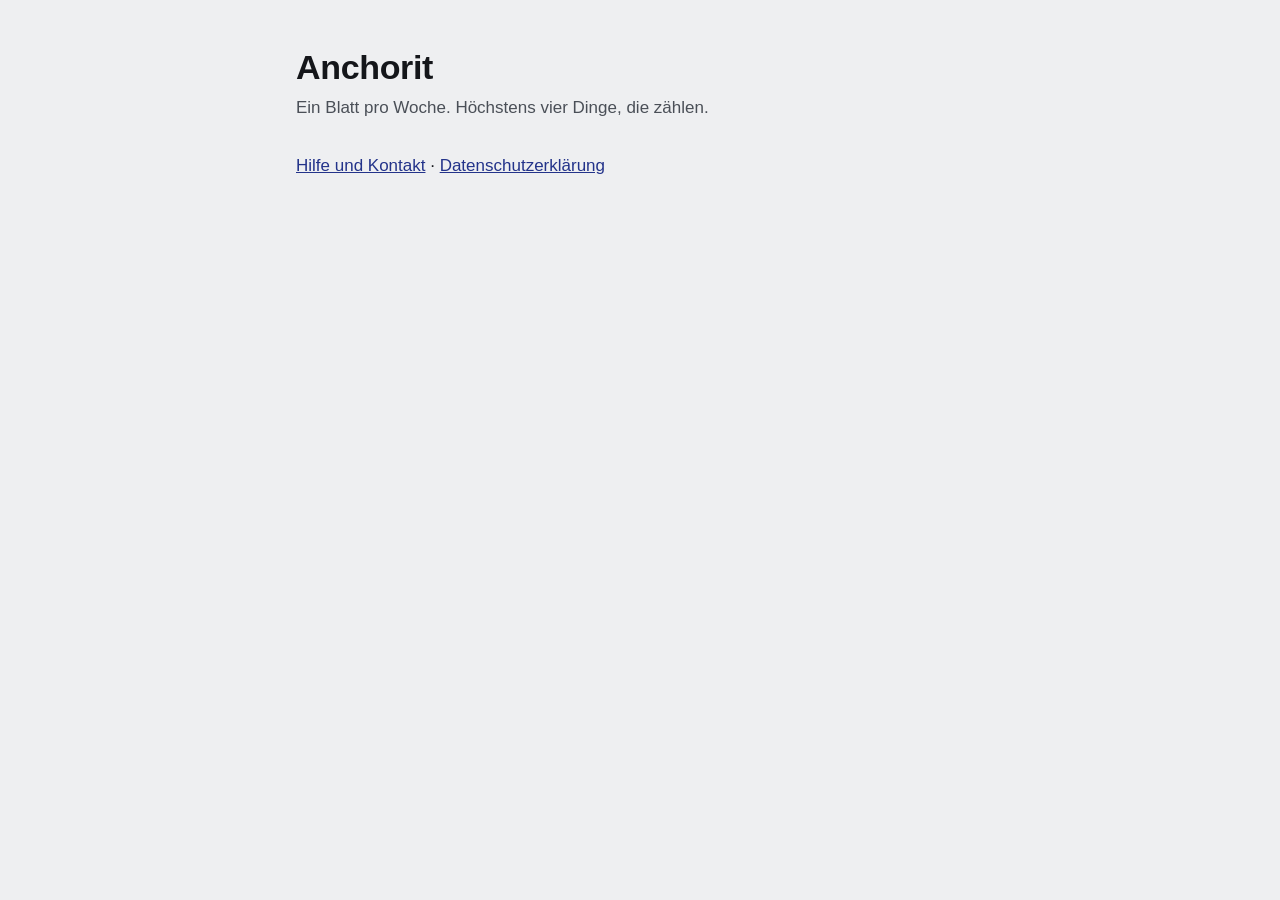
<file: docs/index.html>
<!doctype html>
<html lang="de"><head><meta charset="utf-8"><meta name="viewport" content="width=device-width, initial-scale=1">
<title>Anchorit</title><link rel="stylesheet" href="style.css"></head>
<body><main>
<h1>Anchorit</h1>
<p class="meta">Ein Blatt pro Woche. Höchstens vier Dinge, die zählen.</p>
<p><a href="support.html">Hilfe und Kontakt</a> · <a href="datenschutz.html">Datenschutzerklärung</a></p>
</main></body></html>
</file>
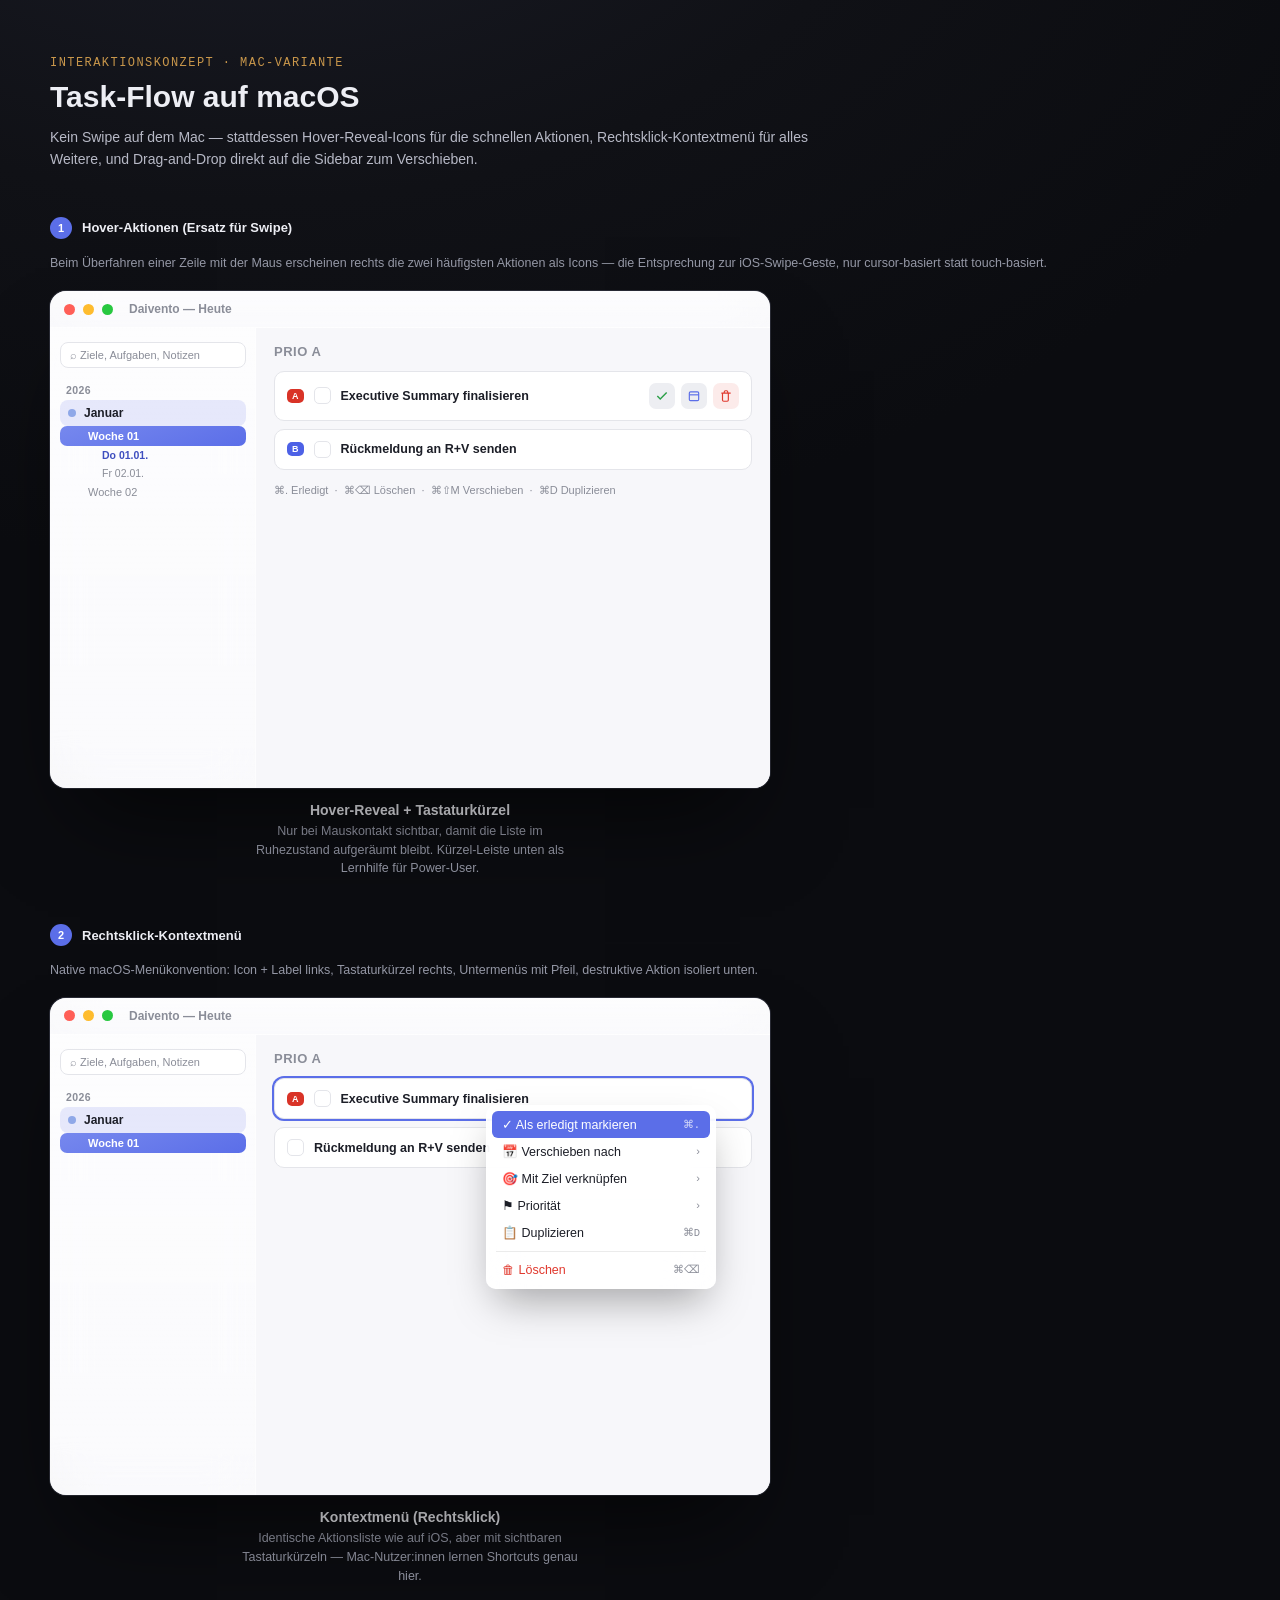
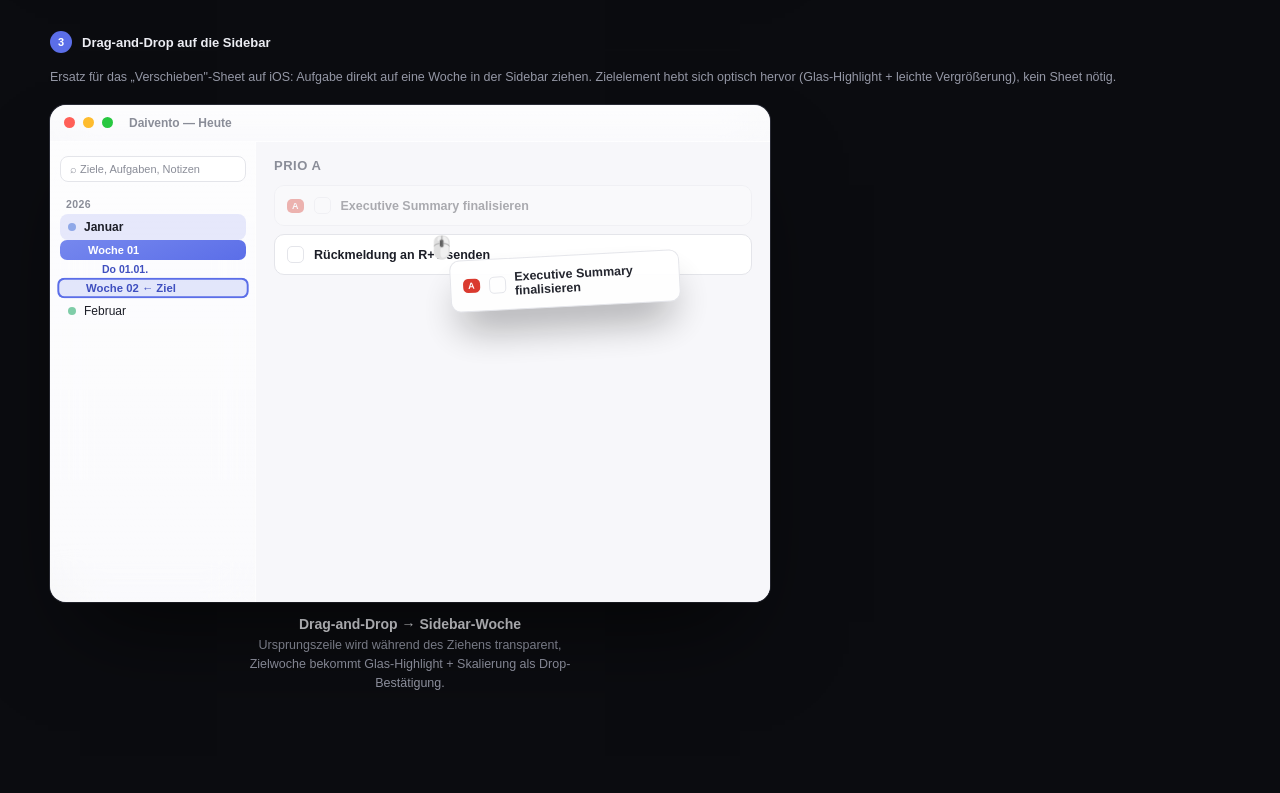
<file: Daivento_Task_Flow_Mac_Visuals.html>
<!DOCTYPE html>
<html lang="de">
<head>
<meta charset="UTF-8">
<title>Daivento — Task-Flow Mac</title>
<style>
  :root{
    --indigo:#5B6EE8; --indigo-badge:#4D61E6; --indigo-text:#3F4FBF;
    --brass:#C9974B; --ink:#1C1E27; --paper:#F7F7FA;
    --line:#E4E5EA; --line-soft:#EDEEF2; --muted:#8A8D98;
    --success:#2A9F47; --danger:#E0392E; --prio-a:#D93327;
    --font-ui: -apple-system,"SF Pro Text","SF Pro Display","Helvetica Neue",Arial,sans-serif;
    --font-mono: ui-monospace,"SF Mono",Menlo,monospace;
  }
  *{box-sizing:border-box;}
  html,body{margin:0;padding:0;}
  body{
    background: radial-gradient(1200px 800px at 20% -10%, #1B1D28 0%, #101116 55%, #0B0C10 100%);
    font-family: var(--font-ui); color:var(--ink); padding:56px 32px 100px;
  }
  .page-head{ max-width:1180px; margin:0 auto 20px; color:#EDEEF4; }
  .eyebrow{ font-family:var(--font-mono); font-size:12px; letter-spacing:.12em; text-transform:uppercase; color:var(--brass); margin-bottom:10px; }
  .page-head h1{ font-size:30px; margin:0 0 12px; font-weight:700; }
  .page-head p{ max-width:760px; color:#B7B9C6; font-size:14px; line-height:1.6; margin:0; }
  .section-tag{ max-width:1180px; margin:46px auto 14px; color:#EDEEF4; font-size:13px; font-weight:700; display:flex; gap:10px; align-items:center; }
  .section-tag .n{ width:22px; height:22px; border-radius:50%; background:var(--indigo); color:#fff; font-size:11px; display:flex; align-items:center; justify-content:center; flex:0 0 auto; }
  .note{ max-width:1180px; margin:0 auto 18px; color:#9598A6; font-size:12.5px; line-height:1.6; }
  .note b{ color:#D7D9E2; }
  .gallery{ max-width:1180px; margin:0 auto; display:flex; flex-wrap:wrap; gap:40px; align-items:flex-start; }
  .frame-block{ display:flex; flex-direction:column; align-items:center; gap:14px; }
  .frame-caption{ max-width:340px; text-align:center; }
  .frame-caption .cap-title{ color:#F1F2F7; font-weight:600; font-size:14px; margin-bottom:4px; }
  .frame-caption .cap-body{ color:#9598A6; font-size:12.5px; line-height:1.5; }

  .mac-window{ width:720px; border-radius:16px; overflow:hidden; background:var(--paper);
    box-shadow:0 50px 90px -30px rgba(0,0,0,.65), 0 0 0 1px #2A2C36; position:relative; }
  .unified-bar{ background: linear-gradient(180deg, rgba(255,255,255,.72), rgba(255,255,255,.42));
    backdrop-filter: blur(22px) saturate(160%); border-bottom:1px solid rgba(255,255,255,.5); }
  .titlebar{ height:36px; display:flex; align-items:center; gap:8px; padding:0 14px; }
  .traffic{ width:11px; height:11px; border-radius:50%; }
  .t-red{background:#FF5F57;} .t-yellow{background:#FEBC2E;} .t-green{background:#28C840;}
  .titlebar .wtitle{ margin-left:8px; font-size:12px; color:var(--muted); font-weight:600; }

  .mac-body{ display:flex; height:460px; }
  .sidebar{ width:206px; background: linear-gradient(180deg, rgba(255,255,255,.72), rgba(255,255,255,.42));
    backdrop-filter: blur(24px) saturate(150%); padding:14px 10px; box-shadow: inset -1px 0 0 rgba(255,255,255,.5); }
  .sb-search{ background:#fff; border:1px solid var(--line); border-radius:8px; padding:6px 9px; font-size:11px; color:var(--muted); margin-bottom:12px; }
  .sb-year{ font-size:10.5px; font-weight:700; color:var(--muted); text-transform:uppercase; letter-spacing:.04em; padding:4px 6px; }
  .sb-month{ display:flex; align-items:center; gap:8px; padding:6px 8px; border-radius:8px; font-size:12px; color:var(--ink); }
  .sb-month.open{ background:rgba(91,110,232,.14); font-weight:700; }
  .sb-dot{ width:8px; height:8px; border-radius:50%; flex:0 0 auto; }
  .sb-week{ padding:4px 8px 4px 28px; font-size:11px; color:var(--muted); border-radius:7px; }
  .sb-week.active{ background:linear-gradient(160deg,#7688EE,var(--indigo)); color:#fff; font-weight:600; }
  .sb-week.drop-target{ background:rgba(91,110,232,.16); box-shadow:0 0 0 2px var(--indigo) inset; transform:scale(1.03); font-weight:700; color:var(--indigo-text); }
  .sb-day{ padding:3px 8px 3px 42px; font-size:10.5px; color:var(--muted); }
  .sb-day.active{ color:var(--indigo-text); font-weight:700; }

  .main-pane{ flex:1; padding:16px 18px; background:var(--paper); position:relative; }
  .main-pane h3{ margin:0 0 12px; font-size:13px; color:var(--muted); font-weight:700; text-transform:uppercase; letter-spacing:.04em; }

  .task-row{ display:flex; align-items:center; gap:10px; background:#fff; border:1px solid var(--line); border-radius:10px; padding:11px 12px; margin-bottom:8px; position:relative; }
  .prio-tag{ font-size:9px; font-weight:800; color:#fff; border-radius:5px; padding:2px 5px; }
  .prio-a{ background:var(--prio-a);} .prio-b{ background:var(--indigo-badge);}
  .task-check{ width:17px; height:17px; border-radius:5px; border:1.6px solid var(--line); flex:0 0 auto; }
  .task-title{ font-size:12.5px; font-weight:600; color:var(--ink); flex:1; }
  .hover-actions{ display:flex; gap:6px; opacity:1; }
  .hicon{ width:26px; height:26px; border-radius:7px; background:var(--line-soft); display:flex; align-items:center; justify-content:center; }
  .hicon.danger:hover, .hicon.danger{ background:rgba(224,57,46,.1); }
  .shortcut-hint{ font-size:10px; color:var(--muted); font-family:var(--font-mono); margin-left:4px; }

  /* Context menu */
  .ctx-menu{
    position:absolute; top:70px; left:230px; width:230px; z-index:20;
    background:rgba(255,255,255,.9); backdrop-filter:blur(24px) saturate(180%);
    border:1px solid rgba(255,255,255,.6); border-radius:10px; padding:5px;
    box-shadow:0 20px 40px -10px rgba(0,0,0,.35);
  }
  .ctx-item{ display:flex; align-items:center; justify-content:space-between; padding:6px 10px; border-radius:6px; font-size:12.5px; color:var(--ink); }
  .ctx-item:hover, .ctx-item.hl{ background:var(--indigo); color:#fff; }
  .ctx-item .kbd{ font-size:10.5px; color:var(--muted); font-family:var(--font-mono); }
  .ctx-item.hl .kbd{ color:rgba(255,255,255,.75); }
  .ctx-item .chev{ font-size:11px; color:var(--muted); }
  .ctx-item.hl .chev{ color:#fff; }
  .ctx-divider{ height:1px; background:rgba(0,0,0,.08); margin:5px 4px; }
  .ctx-item.destructive{ color:var(--danger); }

  /* Drag ghost */
  .drag-ghost{
    position:absolute; top:150px; left:400px; width:230px; z-index:25;
    background:#fff; border-radius:10px; border:1px solid var(--line);
    box-shadow:0 24px 40px -10px rgba(0,0,0,.4); padding:11px 12px;
    display:flex; align-items:center; gap:9px; transform:rotate(-3deg); opacity:0.96;
  }
  .cursor{ position:absolute; top:130px; left:378px; z-index:26; font-size:22px; }
</style>
</head>
<body>

  <div class="page-head">
    <div class="eyebrow">Interaktionskonzept · Mac-Variante</div>
    <h1>Task-Flow auf macOS</h1>
    <p>Kein Swipe auf dem Mac — stattdessen Hover-Reveal-Icons für die schnellen Aktionen,
       Rechtsklick-Kontextmenü für alles Weitere, und Drag-and-Drop direkt auf die Sidebar zum Verschieben.</p>
  </div>

  <div class="section-tag"><span class="n">1</span> Hover-Aktionen (Ersatz für Swipe)</div>
  <div class="note">Beim Überfahren einer Zeile mit der Maus erscheinen rechts die zwei häufigsten Aktionen als Icons — die Entsprechung zur iOS-Swipe-Geste, nur cursor-basiert statt touch-basiert.</div>
  <div class="gallery">
    <div class="frame-block">
      <div class="mac-window">
        <div class="unified-bar"><div class="titlebar"><span class="traffic t-red"></span><span class="traffic t-yellow"></span><span class="traffic t-green"></span><span class="wtitle">Daivento — Heute</span></div></div>
        <div class="mac-body">
          <div class="sidebar">
            <div class="sb-search">⌕ Ziele, Aufgaben, Notizen</div>
            <div class="sb-year">2026</div>
            <div class="sb-month open"><span class="sb-dot" style="background:#8FA8E8"></span>Januar</div>
            <div class="sb-week active">Woche 01</div>
            <div class="sb-day active">Do 01.01.</div>
            <div class="sb-day">Fr 02.01.</div>
            <div class="sb-week">Woche 02</div>
          </div>
          <div class="main-pane">
            <h3>Prio A</h3>
            <div class="task-row">
              <span class="prio-tag prio-a">A</span><div class="task-check"></div>
              <div class="task-title">Executive Summary finalisieren</div>
              <div class="hover-actions">
                <div class="hicon"><svg width="14" height="14" viewBox="0 0 24 24" fill="none" stroke="#2A9F47" stroke-width="2.4"><path d="M4 12l5 5L20 6"/></svg></div>
                <div class="hicon"><svg width="14" height="14" viewBox="0 0 24 24" fill="none" stroke="#5B6EE8" stroke-width="2"><rect x="4" y="5" width="16" height="15" rx="2"/><path d="M4 10h16"/></svg></div>
                <div class="hicon danger"><svg width="14" height="14" viewBox="0 0 24 24" fill="none" stroke="#E0392E" stroke-width="2"><path d="M4 7h16M9 7V5a2 2 0 012-2h2a2 2 0 012 2v2m-9 0v12a2 2 0 002 2h6a2 2 0 002-2V7"/></svg></div>
              </div>
            </div>
            <div class="task-row">
              <span class="prio-tag prio-b">B</span><div class="task-check"></div>
              <div class="task-title">Rückmeldung an R+V senden</div>
            </div>
            <div style="margin-top:14px; font-size:11px; color:var(--muted);">
              ⌘. Erledigt &nbsp;·&nbsp; ⌘⌫ Löschen &nbsp;·&nbsp; ⌘⇧M Verschieben &nbsp;·&nbsp; ⌘D Duplizieren
            </div>
          </div>
        </div>
      </div>
      <div class="frame-caption"><div class="cap-title">Hover-Reveal + Tastaturkürzel</div><div class="cap-body">Nur bei Mauskontakt sichtbar, damit die Liste im Ruhezustand aufgeräumt bleibt. Kürzel-Leiste unten als Lernhilfe für Power-User.</div></div>
    </div>
  </div>

  <div class="section-tag"><span class="n">2</span> Rechtsklick-Kontextmenü</div>
  <div class="note">Native macOS-Menükonvention: Icon + Label links, Tastaturkürzel rechts, Untermenüs mit Pfeil, destruktive Aktion isoliert unten.</div>
  <div class="gallery">
    <div class="frame-block">
      <div class="mac-window">
        <div class="unified-bar"><div class="titlebar"><span class="traffic t-red"></span><span class="traffic t-yellow"></span><span class="traffic t-green"></span><span class="wtitle">Daivento — Heute</span></div></div>
        <div class="mac-body">
          <div class="sidebar">
            <div class="sb-search">⌕ Ziele, Aufgaben, Notizen</div>
            <div class="sb-year">2026</div>
            <div class="sb-month open"><span class="sb-dot" style="background:#8FA8E8"></span>Januar</div>
            <div class="sb-week active">Woche 01</div>
          </div>
          <div class="main-pane">
            <h3>Prio A</h3>
            <div class="task-row" style="box-shadow:0 0 0 2px var(--indigo);">
              <span class="prio-tag prio-a">A</span><div class="task-check"></div>
              <div class="task-title">Executive Summary finalisieren</div>
            </div>
            <div class="task-row"><div class="task-check"></div><div class="task-title">Rückmeldung an R+V senden</div></div>

            <div class="ctx-menu">
              <div class="ctx-item hl"><span>✓ Als erledigt markieren</span><span class="kbd">⌘.</span></div>
              <div class="ctx-item"><span>📅 Verschieben nach</span><span class="chev">›</span></div>
              <div class="ctx-item"><span>🎯 Mit Ziel verknüpfen</span><span class="chev">›</span></div>
              <div class="ctx-item"><span>⚑ Priorität</span><span class="chev">›</span></div>
              <div class="ctx-item"><span>📋 Duplizieren</span><span class="kbd">⌘D</span></div>
              <div class="ctx-divider"></div>
              <div class="ctx-item destructive"><span>🗑 Löschen</span><span class="kbd">⌘⌫</span></div>
            </div>
          </div>
        </div>
      </div>
      <div class="frame-caption"><div class="cap-title">Kontextmenü (Rechtsklick)</div><div class="cap-body">Identische Aktionsliste wie auf iOS, aber mit sichtbaren Tastaturkürzeln — Mac-Nutzer:innen lernen Shortcuts genau hier.</div></div>
    </div>
  </div>

  <div class="section-tag"><span class="n">3</span> Drag-and-Drop auf die Sidebar</div>
  <div class="note">Ersatz für das „Verschieben"-Sheet auf iOS: Aufgabe direkt auf eine Woche in der Sidebar ziehen. Zielelement hebt sich optisch hervor (Glas-Highlight + leichte Vergrößerung), kein Sheet nötig.</div>
  <div class="gallery">
    <div class="frame-block">
      <div class="mac-window">
        <div class="unified-bar"><div class="titlebar"><span class="traffic t-red"></span><span class="traffic t-yellow"></span><span class="traffic t-green"></span><span class="wtitle">Daivento — Heute</span></div></div>
        <div class="mac-body">
          <div class="sidebar">
            <div class="sb-search">⌕ Ziele, Aufgaben, Notizen</div>
            <div class="sb-year">2026</div>
            <div class="sb-month open"><span class="sb-dot" style="background:#8FA8E8"></span>Januar</div>
            <div class="sb-week active">Woche 01</div>
            <div class="sb-day active">Do 01.01.</div>
            <div class="sb-week drop-target">Woche 02 ← Ziel</div>
            <div class="sb-month"><span class="sb-dot" style="background:#7FCDA8"></span>Februar</div>
          </div>
          <div class="main-pane">
            <h3>Prio A</h3>
            <div class="task-row" style="opacity:.35;">
              <span class="prio-tag prio-a">A</span><div class="task-check"></div>
              <div class="task-title">Executive Summary finalisieren</div>
            </div>
            <div class="task-row"><div class="task-check"></div><div class="task-title">Rückmeldung an R+V senden</div></div>
          </div>
        </div>
        <div class="cursor">🖱️</div>
        <div class="drag-ghost">
          <span class="prio-tag prio-a">A</span><div class="task-check"></div>
          <div class="task-title">Executive Summary finalisieren</div>
        </div>
      </div>
      <div class="frame-caption"><div class="cap-title">Drag-and-Drop → Sidebar-Woche</div><div class="cap-body">Ursprungszeile wird während des Ziehens transparent, Zielwoche bekommt Glas-Highlight + Skalierung als Drop-Bestätigung.</div></div>
    </div>
  </div>

</body>
</html>
</file>
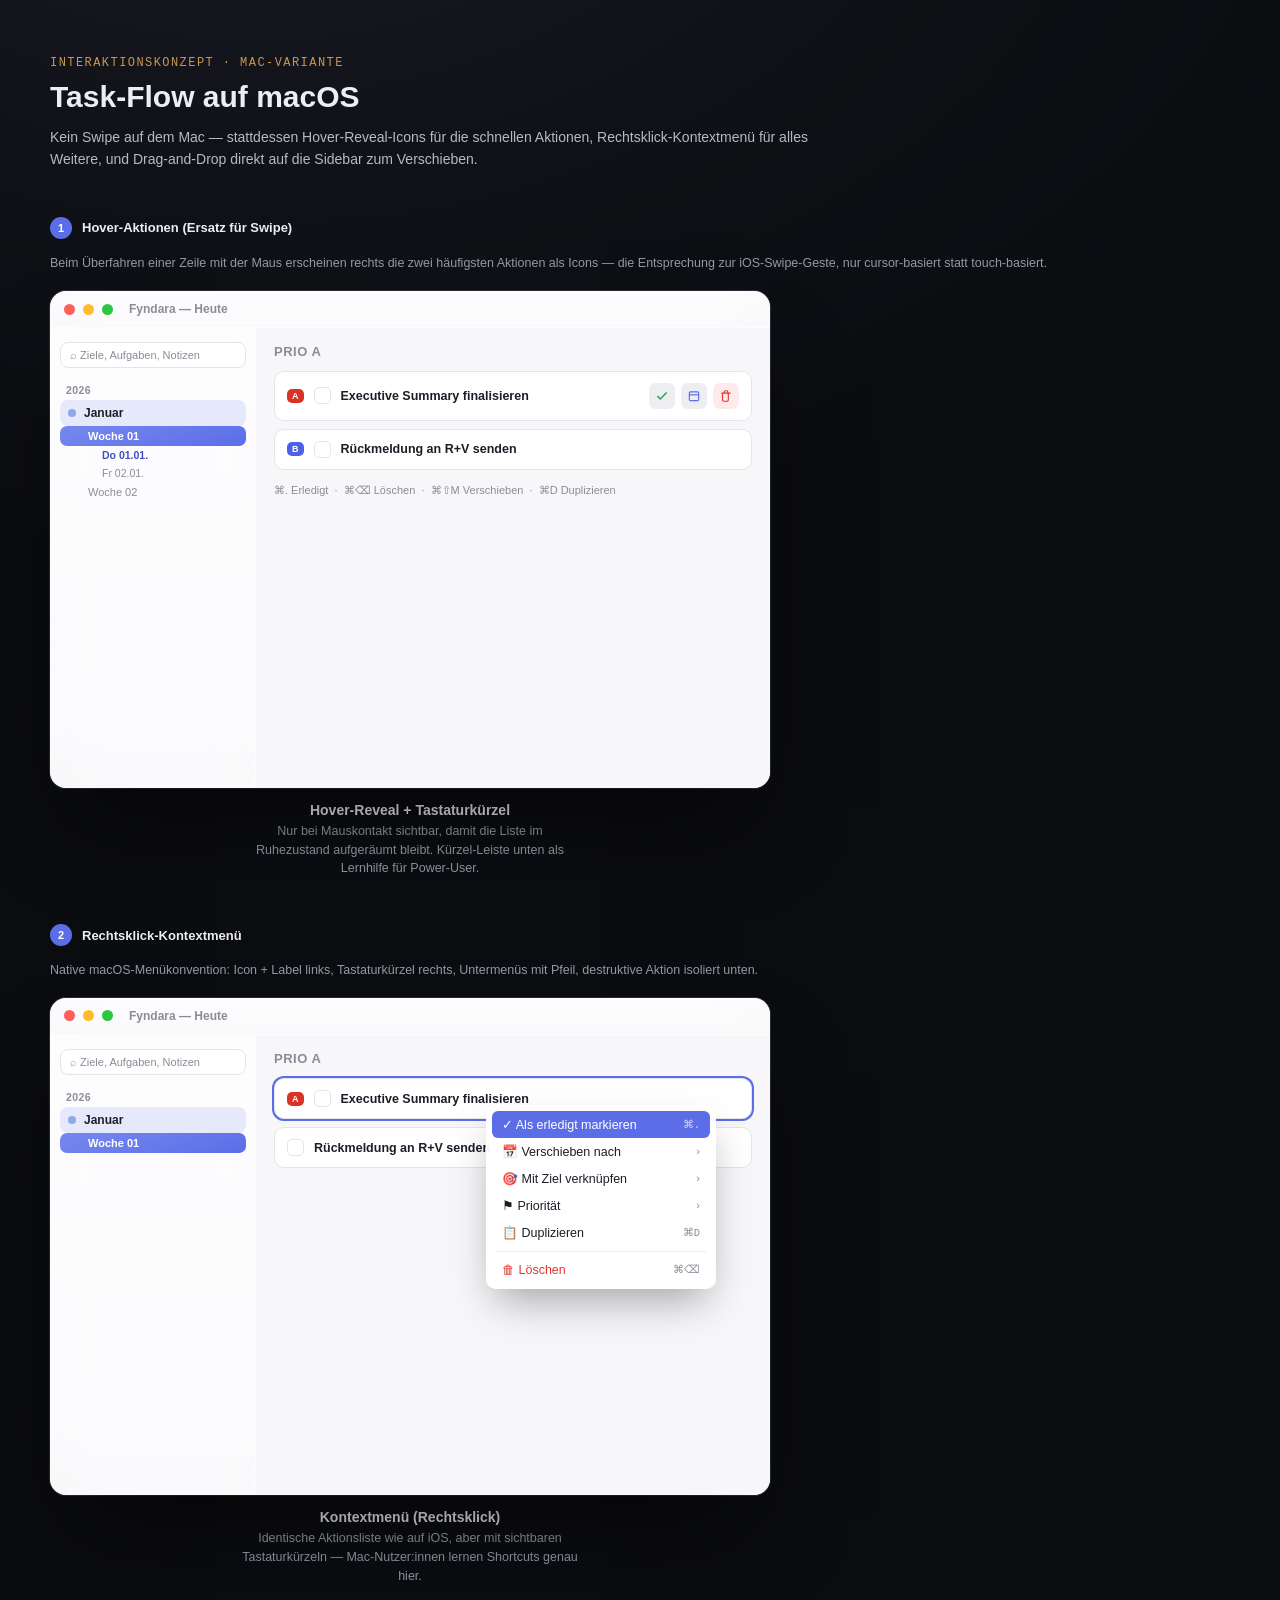
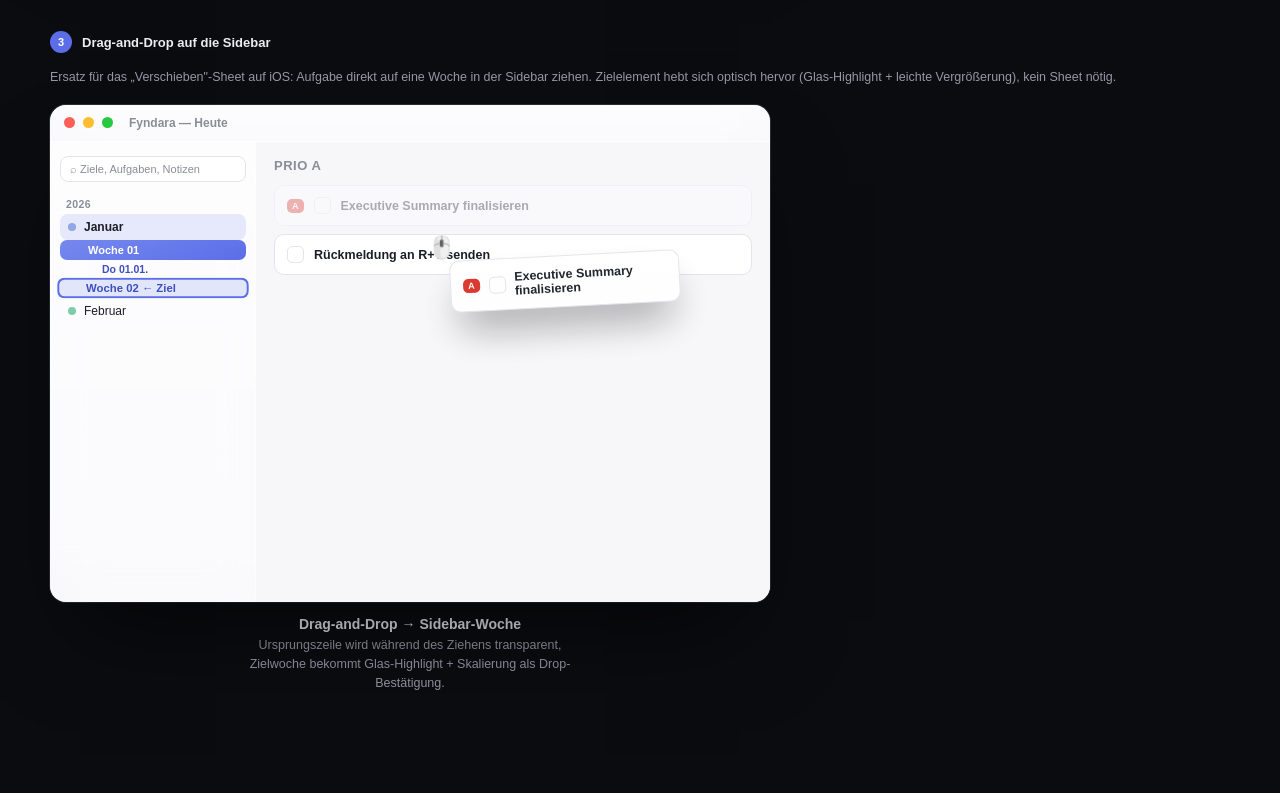
<file: Fyndara_Task_Flow_Mac_Visuals.html>
<!DOCTYPE html>
<html lang="de">
<head>
<meta charset="UTF-8">
<title>Fyndara — Task-Flow Mac</title>
<style>
  :root{
    --indigo:#5B6EE8; --indigo-badge:#4D61E6; --indigo-text:#3F4FBF;
    --brass:#C9974B; --ink:#1C1E27; --paper:#F7F7FA;
    --line:#E4E5EA; --line-soft:#EDEEF2; --muted:#8A8D98;
    --success:#2A9F47; --danger:#E0392E; --prio-a:#D93327;
    --font-ui: -apple-system,"SF Pro Text","SF Pro Display","Helvetica Neue",Arial,sans-serif;
    --font-mono: ui-monospace,"SF Mono",Menlo,monospace;
  }
  *{box-sizing:border-box;}
  html,body{margin:0;padding:0;}
  body{
    background: radial-gradient(1200px 800px at 20% -10%, #1B1D28 0%, #101116 55%, #0B0C10 100%);
    font-family: var(--font-ui); color:var(--ink); padding:56px 32px 100px;
  }
  .page-head{ max-width:1180px; margin:0 auto 20px; color:#EDEEF4; }
  .eyebrow{ font-family:var(--font-mono); font-size:12px; letter-spacing:.12em; text-transform:uppercase; color:var(--brass); margin-bottom:10px; }
  .page-head h1{ font-size:30px; margin:0 0 12px; font-weight:700; }
  .page-head p{ max-width:760px; color:#B7B9C6; font-size:14px; line-height:1.6; margin:0; }
  .section-tag{ max-width:1180px; margin:46px auto 14px; color:#EDEEF4; font-size:13px; font-weight:700; display:flex; gap:10px; align-items:center; }
  .section-tag .n{ width:22px; height:22px; border-radius:50%; background:var(--indigo); color:#fff; font-size:11px; display:flex; align-items:center; justify-content:center; flex:0 0 auto; }
  .note{ max-width:1180px; margin:0 auto 18px; color:#9598A6; font-size:12.5px; line-height:1.6; }
  .note b{ color:#D7D9E2; }
  .gallery{ max-width:1180px; margin:0 auto; display:flex; flex-wrap:wrap; gap:40px; align-items:flex-start; }
  .frame-block{ display:flex; flex-direction:column; align-items:center; gap:14px; }
  .frame-caption{ max-width:340px; text-align:center; }
  .frame-caption .cap-title{ color:#F1F2F7; font-weight:600; font-size:14px; margin-bottom:4px; }
  .frame-caption .cap-body{ color:#9598A6; font-size:12.5px; line-height:1.5; }

  .mac-window{ width:720px; border-radius:16px; overflow:hidden; background:var(--paper);
    box-shadow:0 50px 90px -30px rgba(0,0,0,.65), 0 0 0 1px #2A2C36; position:relative; }
  .unified-bar{ background: linear-gradient(180deg, rgba(255,255,255,.72), rgba(255,255,255,.42));
    backdrop-filter: blur(22px) saturate(160%); border-bottom:1px solid rgba(255,255,255,.5); }
  .titlebar{ height:36px; display:flex; align-items:center; gap:8px; padding:0 14px; }
  .traffic{ width:11px; height:11px; border-radius:50%; }
  .t-red{background:#FF5F57;} .t-yellow{background:#FEBC2E;} .t-green{background:#28C840;}
  .titlebar .wtitle{ margin-left:8px; font-size:12px; color:var(--muted); font-weight:600; }

  .mac-body{ display:flex; height:460px; }
  .sidebar{ width:206px; background: linear-gradient(180deg, rgba(255,255,255,.72), rgba(255,255,255,.42));
    backdrop-filter: blur(24px) saturate(150%); padding:14px 10px; box-shadow: inset -1px 0 0 rgba(255,255,255,.5); }
  .sb-search{ background:#fff; border:1px solid var(--line); border-radius:8px; padding:6px 9px; font-size:11px; color:var(--muted); margin-bottom:12px; }
  .sb-year{ font-size:10.5px; font-weight:700; color:var(--muted); text-transform:uppercase; letter-spacing:.04em; padding:4px 6px; }
  .sb-month{ display:flex; align-items:center; gap:8px; padding:6px 8px; border-radius:8px; font-size:12px; color:var(--ink); }
  .sb-month.open{ background:rgba(91,110,232,.14); font-weight:700; }
  .sb-dot{ width:8px; height:8px; border-radius:50%; flex:0 0 auto; }
  .sb-week{ padding:4px 8px 4px 28px; font-size:11px; color:var(--muted); border-radius:7px; }
  .sb-week.active{ background:linear-gradient(160deg,#7688EE,var(--indigo)); color:#fff; font-weight:600; }
  .sb-week.drop-target{ background:rgba(91,110,232,.16); box-shadow:0 0 0 2px var(--indigo) inset; transform:scale(1.03); font-weight:700; color:var(--indigo-text); }
  .sb-day{ padding:3px 8px 3px 42px; font-size:10.5px; color:var(--muted); }
  .sb-day.active{ color:var(--indigo-text); font-weight:700; }

  .main-pane{ flex:1; padding:16px 18px; background:var(--paper); position:relative; }
  .main-pane h3{ margin:0 0 12px; font-size:13px; color:var(--muted); font-weight:700; text-transform:uppercase; letter-spacing:.04em; }

  .task-row{ display:flex; align-items:center; gap:10px; background:#fff; border:1px solid var(--line); border-radius:10px; padding:11px 12px; margin-bottom:8px; position:relative; }
  .prio-tag{ font-size:9px; font-weight:800; color:#fff; border-radius:5px; padding:2px 5px; }
  .prio-a{ background:var(--prio-a);} .prio-b{ background:var(--indigo-badge);}
  .task-check{ width:17px; height:17px; border-radius:5px; border:1.6px solid var(--line); flex:0 0 auto; }
  .task-title{ font-size:12.5px; font-weight:600; color:var(--ink); flex:1; }
  .hover-actions{ display:flex; gap:6px; opacity:1; }
  .hicon{ width:26px; height:26px; border-radius:7px; background:var(--line-soft); display:flex; align-items:center; justify-content:center; }
  .hicon.danger:hover, .hicon.danger{ background:rgba(224,57,46,.1); }
  .shortcut-hint{ font-size:10px; color:var(--muted); font-family:var(--font-mono); margin-left:4px; }

  /* Context menu */
  .ctx-menu{
    position:absolute; top:70px; left:230px; width:230px; z-index:20;
    background:rgba(255,255,255,.9); backdrop-filter:blur(24px) saturate(180%);
    border:1px solid rgba(255,255,255,.6); border-radius:10px; padding:5px;
    box-shadow:0 20px 40px -10px rgba(0,0,0,.35);
  }
  .ctx-item{ display:flex; align-items:center; justify-content:space-between; padding:6px 10px; border-radius:6px; font-size:12.5px; color:var(--ink); }
  .ctx-item:hover, .ctx-item.hl{ background:var(--indigo); color:#fff; }
  .ctx-item .kbd{ font-size:10.5px; color:var(--muted); font-family:var(--font-mono); }
  .ctx-item.hl .kbd{ color:rgba(255,255,255,.75); }
  .ctx-item .chev{ font-size:11px; color:var(--muted); }
  .ctx-item.hl .chev{ color:#fff; }
  .ctx-divider{ height:1px; background:rgba(0,0,0,.08); margin:5px 4px; }
  .ctx-item.destructive{ color:var(--danger); }

  /* Drag ghost */
  .drag-ghost{
    position:absolute; top:150px; left:400px; width:230px; z-index:25;
    background:#fff; border-radius:10px; border:1px solid var(--line);
    box-shadow:0 24px 40px -10px rgba(0,0,0,.4); padding:11px 12px;
    display:flex; align-items:center; gap:9px; transform:rotate(-3deg); opacity:0.96;
  }
  .cursor{ position:absolute; top:130px; left:378px; z-index:26; font-size:22px; }
</style>
</head>
<body>

  <div class="page-head">
    <div class="eyebrow">Interaktionskonzept · Mac-Variante</div>
    <h1>Task-Flow auf macOS</h1>
    <p>Kein Swipe auf dem Mac — stattdessen Hover-Reveal-Icons für die schnellen Aktionen,
       Rechtsklick-Kontextmenü für alles Weitere, und Drag-and-Drop direkt auf die Sidebar zum Verschieben.</p>
  </div>

  <div class="section-tag"><span class="n">1</span> Hover-Aktionen (Ersatz für Swipe)</div>
  <div class="note">Beim Überfahren einer Zeile mit der Maus erscheinen rechts die zwei häufigsten Aktionen als Icons — die Entsprechung zur iOS-Swipe-Geste, nur cursor-basiert statt touch-basiert.</div>
  <div class="gallery">
    <div class="frame-block">
      <div class="mac-window">
        <div class="unified-bar"><div class="titlebar"><span class="traffic t-red"></span><span class="traffic t-yellow"></span><span class="traffic t-green"></span><span class="wtitle">Fyndara — Heute</span></div></div>
        <div class="mac-body">
          <div class="sidebar">
            <div class="sb-search">⌕ Ziele, Aufgaben, Notizen</div>
            <div class="sb-year">2026</div>
            <div class="sb-month open"><span class="sb-dot" style="background:#8FA8E8"></span>Januar</div>
            <div class="sb-week active">Woche 01</div>
            <div class="sb-day active">Do 01.01.</div>
            <div class="sb-day">Fr 02.01.</div>
            <div class="sb-week">Woche 02</div>
          </div>
          <div class="main-pane">
            <h3>Prio A</h3>
            <div class="task-row">
              <span class="prio-tag prio-a">A</span><div class="task-check"></div>
              <div class="task-title">Executive Summary finalisieren</div>
              <div class="hover-actions">
                <div class="hicon"><svg width="14" height="14" viewBox="0 0 24 24" fill="none" stroke="#2A9F47" stroke-width="2.4"><path d="M4 12l5 5L20 6"/></svg></div>
                <div class="hicon"><svg width="14" height="14" viewBox="0 0 24 24" fill="none" stroke="#5B6EE8" stroke-width="2"><rect x="4" y="5" width="16" height="15" rx="2"/><path d="M4 10h16"/></svg></div>
                <div class="hicon danger"><svg width="14" height="14" viewBox="0 0 24 24" fill="none" stroke="#E0392E" stroke-width="2"><path d="M4 7h16M9 7V5a2 2 0 012-2h2a2 2 0 012 2v2m-9 0v12a2 2 0 002 2h6a2 2 0 002-2V7"/></svg></div>
              </div>
            </div>
            <div class="task-row">
              <span class="prio-tag prio-b">B</span><div class="task-check"></div>
              <div class="task-title">Rückmeldung an R+V senden</div>
            </div>
            <div style="margin-top:14px; font-size:11px; color:var(--muted);">
              ⌘. Erledigt &nbsp;·&nbsp; ⌘⌫ Löschen &nbsp;·&nbsp; ⌘⇧M Verschieben &nbsp;·&nbsp; ⌘D Duplizieren
            </div>
          </div>
        </div>
      </div>
      <div class="frame-caption"><div class="cap-title">Hover-Reveal + Tastaturkürzel</div><div class="cap-body">Nur bei Mauskontakt sichtbar, damit die Liste im Ruhezustand aufgeräumt bleibt. Kürzel-Leiste unten als Lernhilfe für Power-User.</div></div>
    </div>
  </div>

  <div class="section-tag"><span class="n">2</span> Rechtsklick-Kontextmenü</div>
  <div class="note">Native macOS-Menükonvention: Icon + Label links, Tastaturkürzel rechts, Untermenüs mit Pfeil, destruktive Aktion isoliert unten.</div>
  <div class="gallery">
    <div class="frame-block">
      <div class="mac-window">
        <div class="unified-bar"><div class="titlebar"><span class="traffic t-red"></span><span class="traffic t-yellow"></span><span class="traffic t-green"></span><span class="wtitle">Fyndara — Heute</span></div></div>
        <div class="mac-body">
          <div class="sidebar">
            <div class="sb-search">⌕ Ziele, Aufgaben, Notizen</div>
            <div class="sb-year">2026</div>
            <div class="sb-month open"><span class="sb-dot" style="background:#8FA8E8"></span>Januar</div>
            <div class="sb-week active">Woche 01</div>
          </div>
          <div class="main-pane">
            <h3>Prio A</h3>
            <div class="task-row" style="box-shadow:0 0 0 2px var(--indigo);">
              <span class="prio-tag prio-a">A</span><div class="task-check"></div>
              <div class="task-title">Executive Summary finalisieren</div>
            </div>
            <div class="task-row"><div class="task-check"></div><div class="task-title">Rückmeldung an R+V senden</div></div>

            <div class="ctx-menu">
              <div class="ctx-item hl"><span>✓ Als erledigt markieren</span><span class="kbd">⌘.</span></div>
              <div class="ctx-item"><span>📅 Verschieben nach</span><span class="chev">›</span></div>
              <div class="ctx-item"><span>🎯 Mit Ziel verknüpfen</span><span class="chev">›</span></div>
              <div class="ctx-item"><span>⚑ Priorität</span><span class="chev">›</span></div>
              <div class="ctx-item"><span>📋 Duplizieren</span><span class="kbd">⌘D</span></div>
              <div class="ctx-divider"></div>
              <div class="ctx-item destructive"><span>🗑 Löschen</span><span class="kbd">⌘⌫</span></div>
            </div>
          </div>
        </div>
      </div>
      <div class="frame-caption"><div class="cap-title">Kontextmenü (Rechtsklick)</div><div class="cap-body">Identische Aktionsliste wie auf iOS, aber mit sichtbaren Tastaturkürzeln — Mac-Nutzer:innen lernen Shortcuts genau hier.</div></div>
    </div>
  </div>

  <div class="section-tag"><span class="n">3</span> Drag-and-Drop auf die Sidebar</div>
  <div class="note">Ersatz für das „Verschieben"-Sheet auf iOS: Aufgabe direkt auf eine Woche in der Sidebar ziehen. Zielelement hebt sich optisch hervor (Glas-Highlight + leichte Vergrößerung), kein Sheet nötig.</div>
  <div class="gallery">
    <div class="frame-block">
      <div class="mac-window">
        <div class="unified-bar"><div class="titlebar"><span class="traffic t-red"></span><span class="traffic t-yellow"></span><span class="traffic t-green"></span><span class="wtitle">Fyndara — Heute</span></div></div>
        <div class="mac-body">
          <div class="sidebar">
            <div class="sb-search">⌕ Ziele, Aufgaben, Notizen</div>
            <div class="sb-year">2026</div>
            <div class="sb-month open"><span class="sb-dot" style="background:#8FA8E8"></span>Januar</div>
            <div class="sb-week active">Woche 01</div>
            <div class="sb-day active">Do 01.01.</div>
            <div class="sb-week drop-target">Woche 02 ← Ziel</div>
            <div class="sb-month"><span class="sb-dot" style="background:#7FCDA8"></span>Februar</div>
          </div>
          <div class="main-pane">
            <h3>Prio A</h3>
            <div class="task-row" style="opacity:.35;">
              <span class="prio-tag prio-a">A</span><div class="task-check"></div>
              <div class="task-title">Executive Summary finalisieren</div>
            </div>
            <div class="task-row"><div class="task-check"></div><div class="task-title">Rückmeldung an R+V senden</div></div>
          </div>
        </div>
        <div class="cursor">🖱️</div>
        <div class="drag-ghost">
          <span class="prio-tag prio-a">A</span><div class="task-check"></div>
          <div class="task-title">Executive Summary finalisieren</div>
        </div>
      </div>
      <div class="frame-caption"><div class="cap-title">Drag-and-Drop → Sidebar-Woche</div><div class="cap-body">Ursprungszeile wird während des Ziehens transparent, Zielwoche bekommt Glas-Highlight + Skalierung als Drop-Bestätigung.</div></div>
    </div>
  </div>

</body>
</html>
</file>
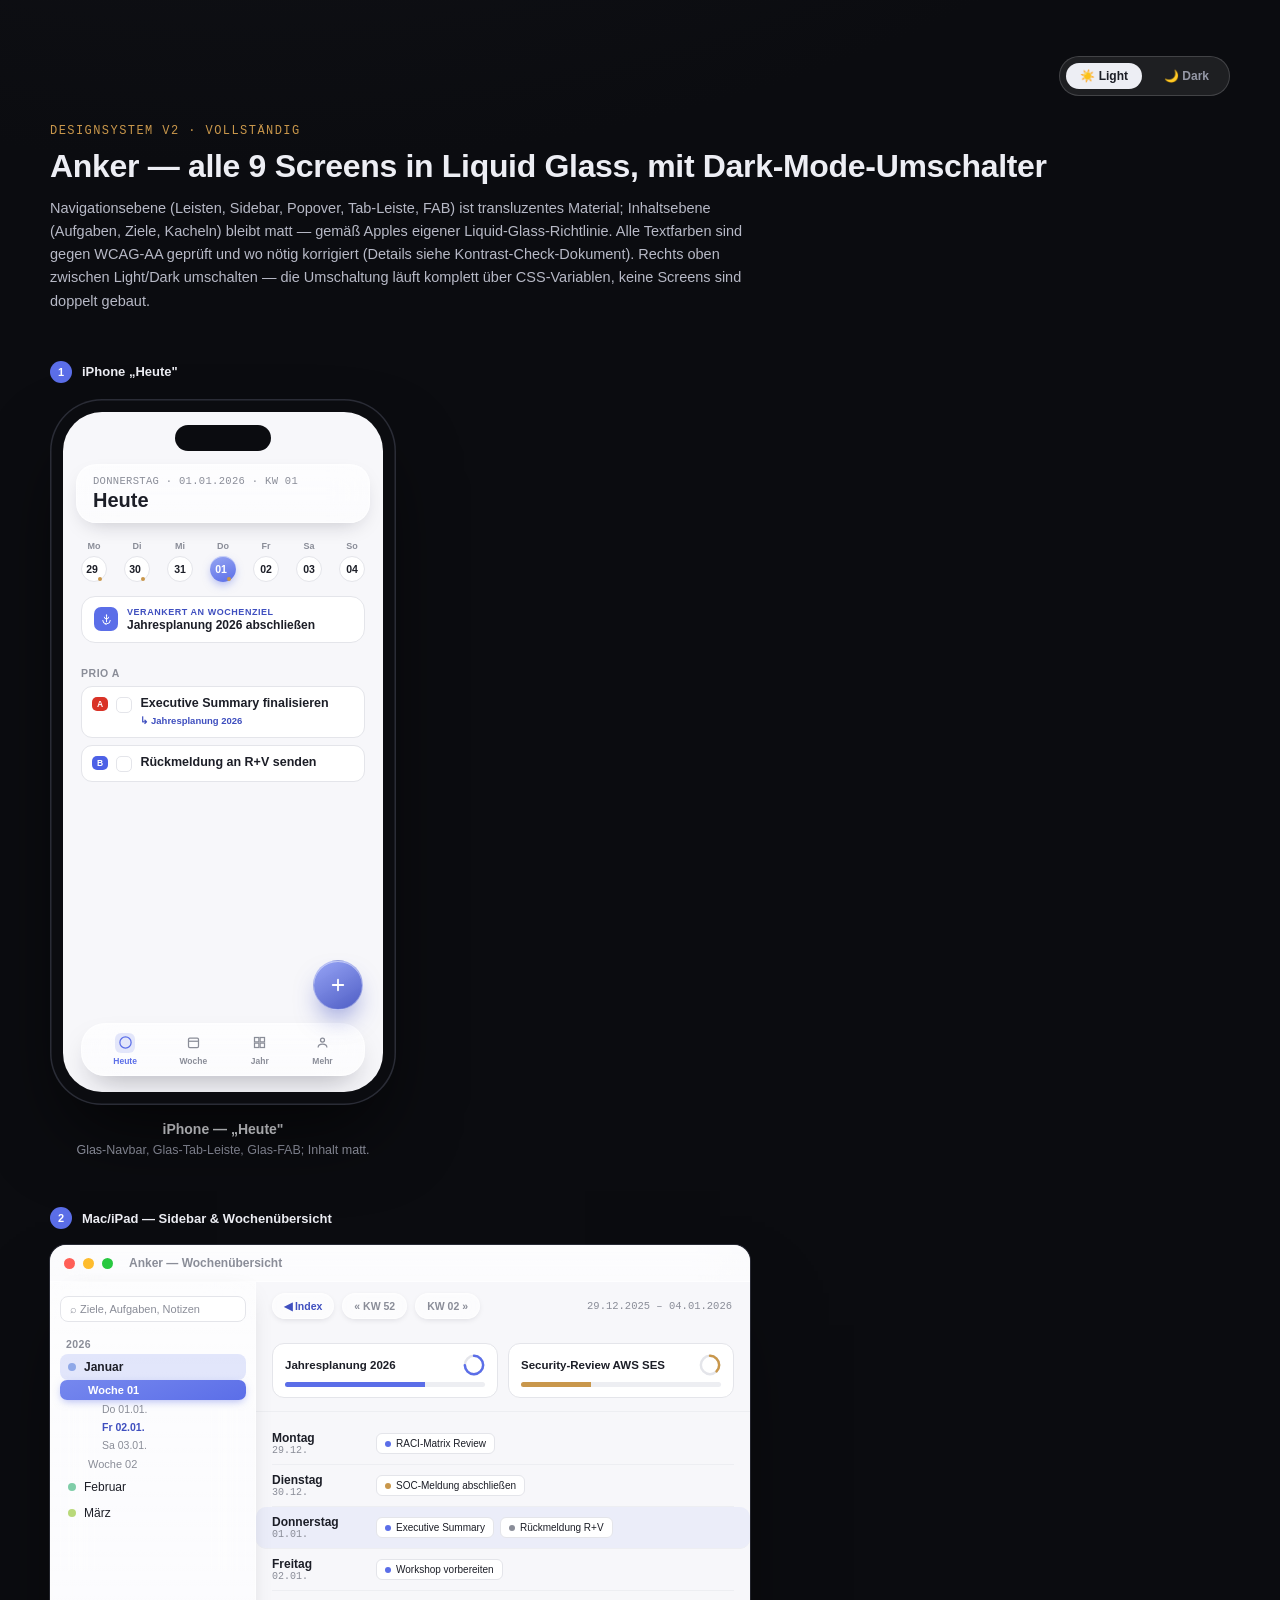
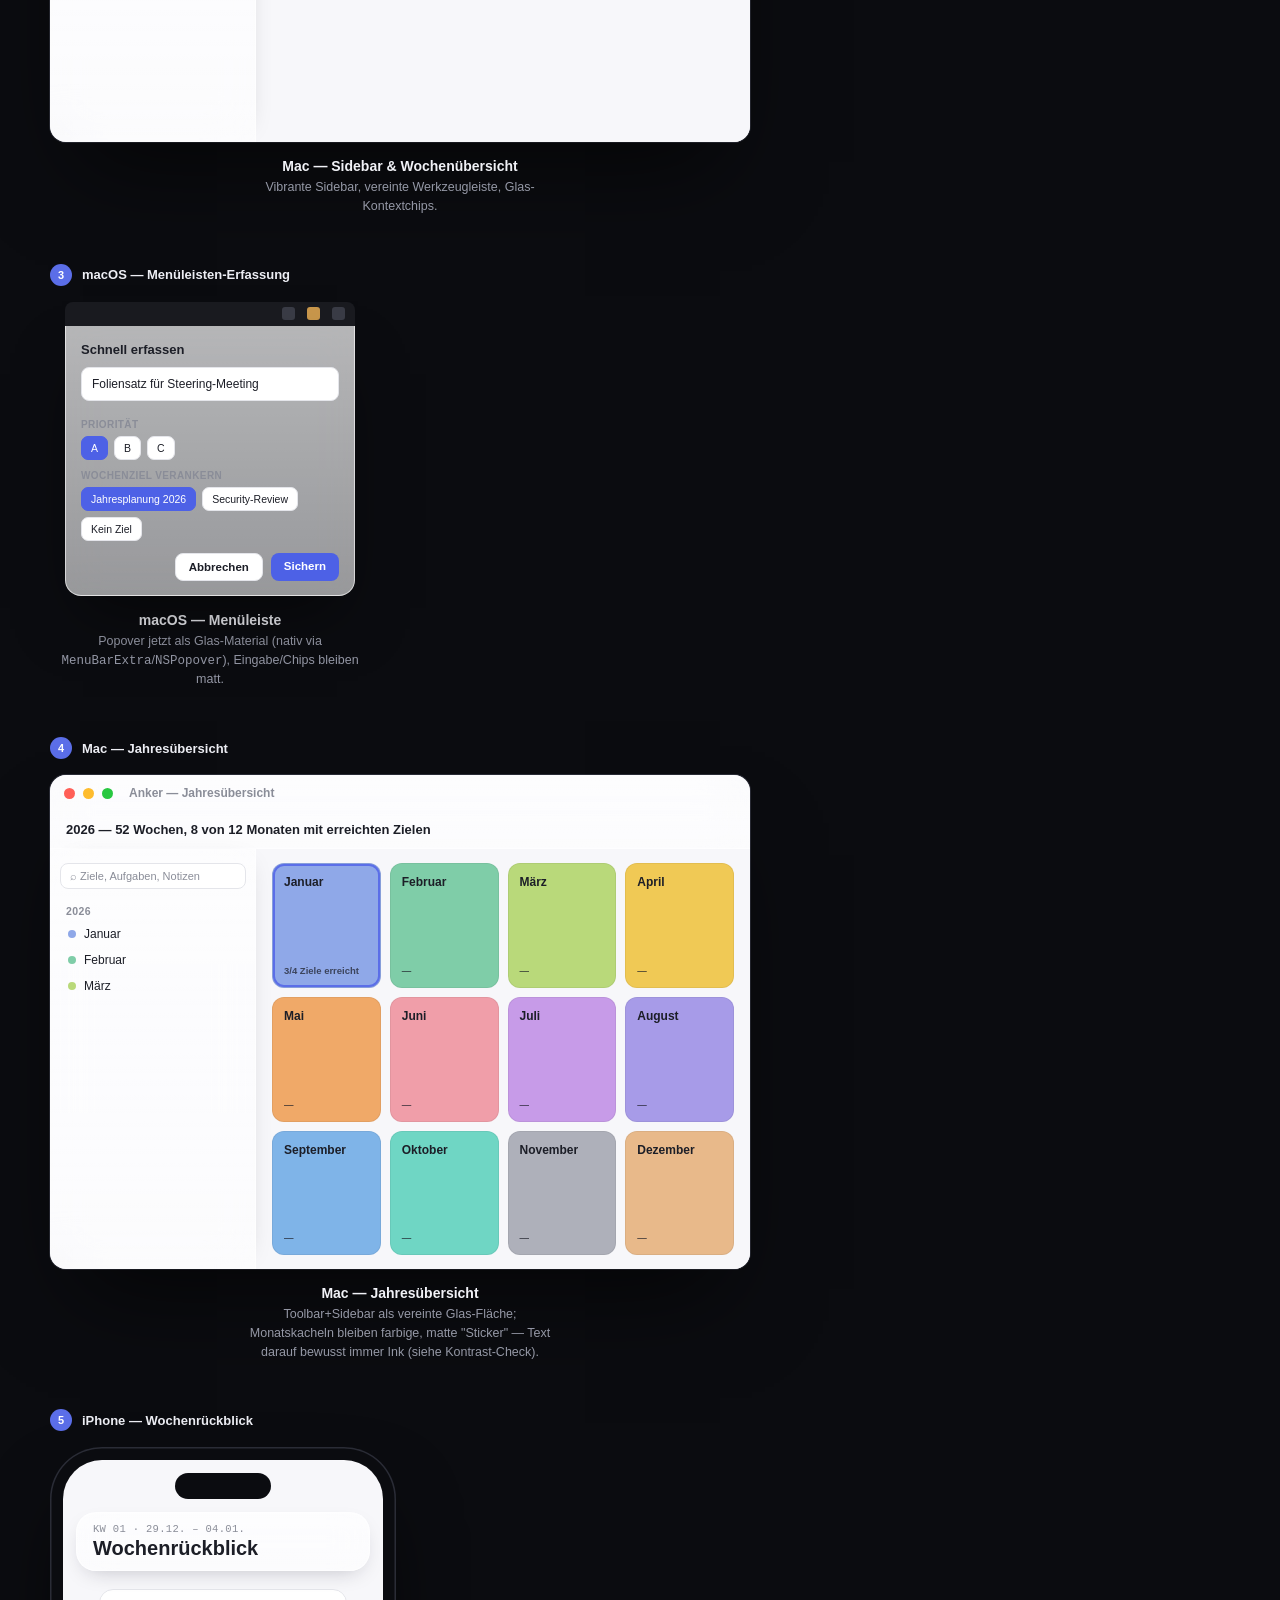
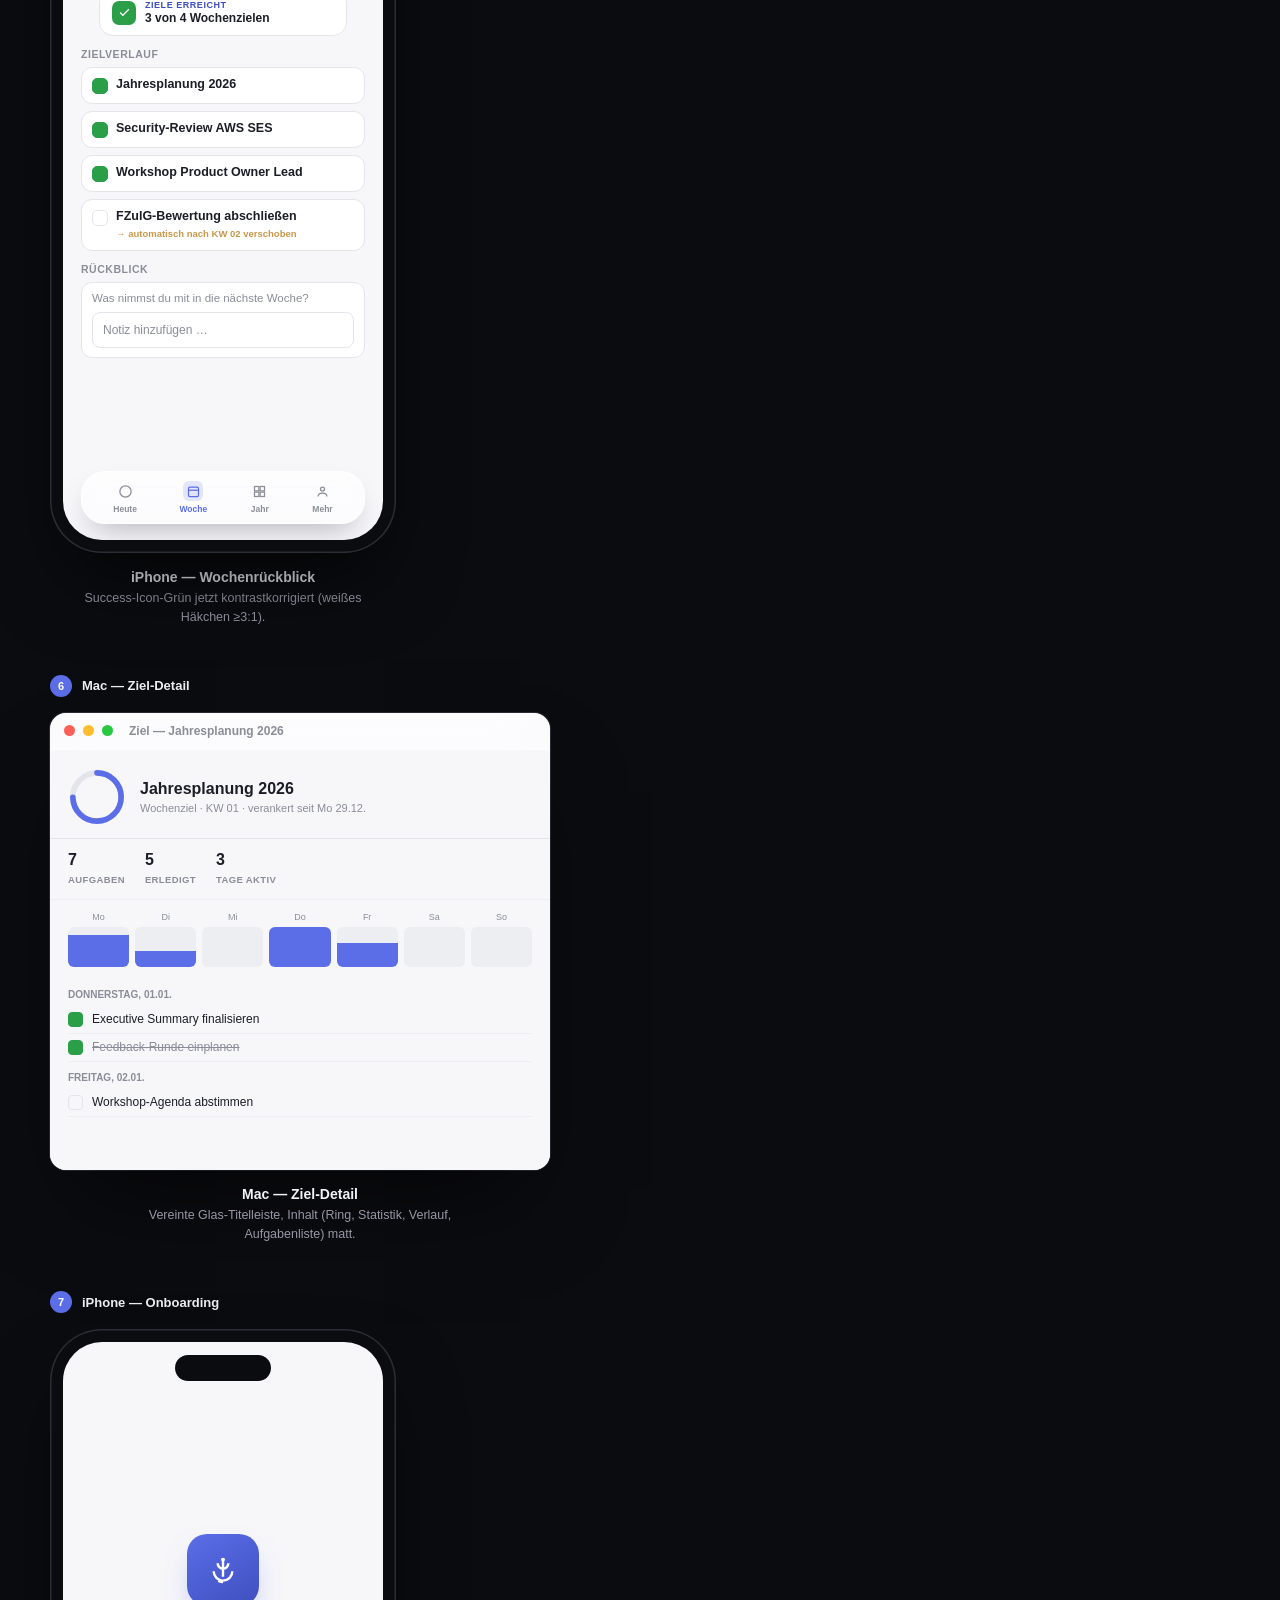
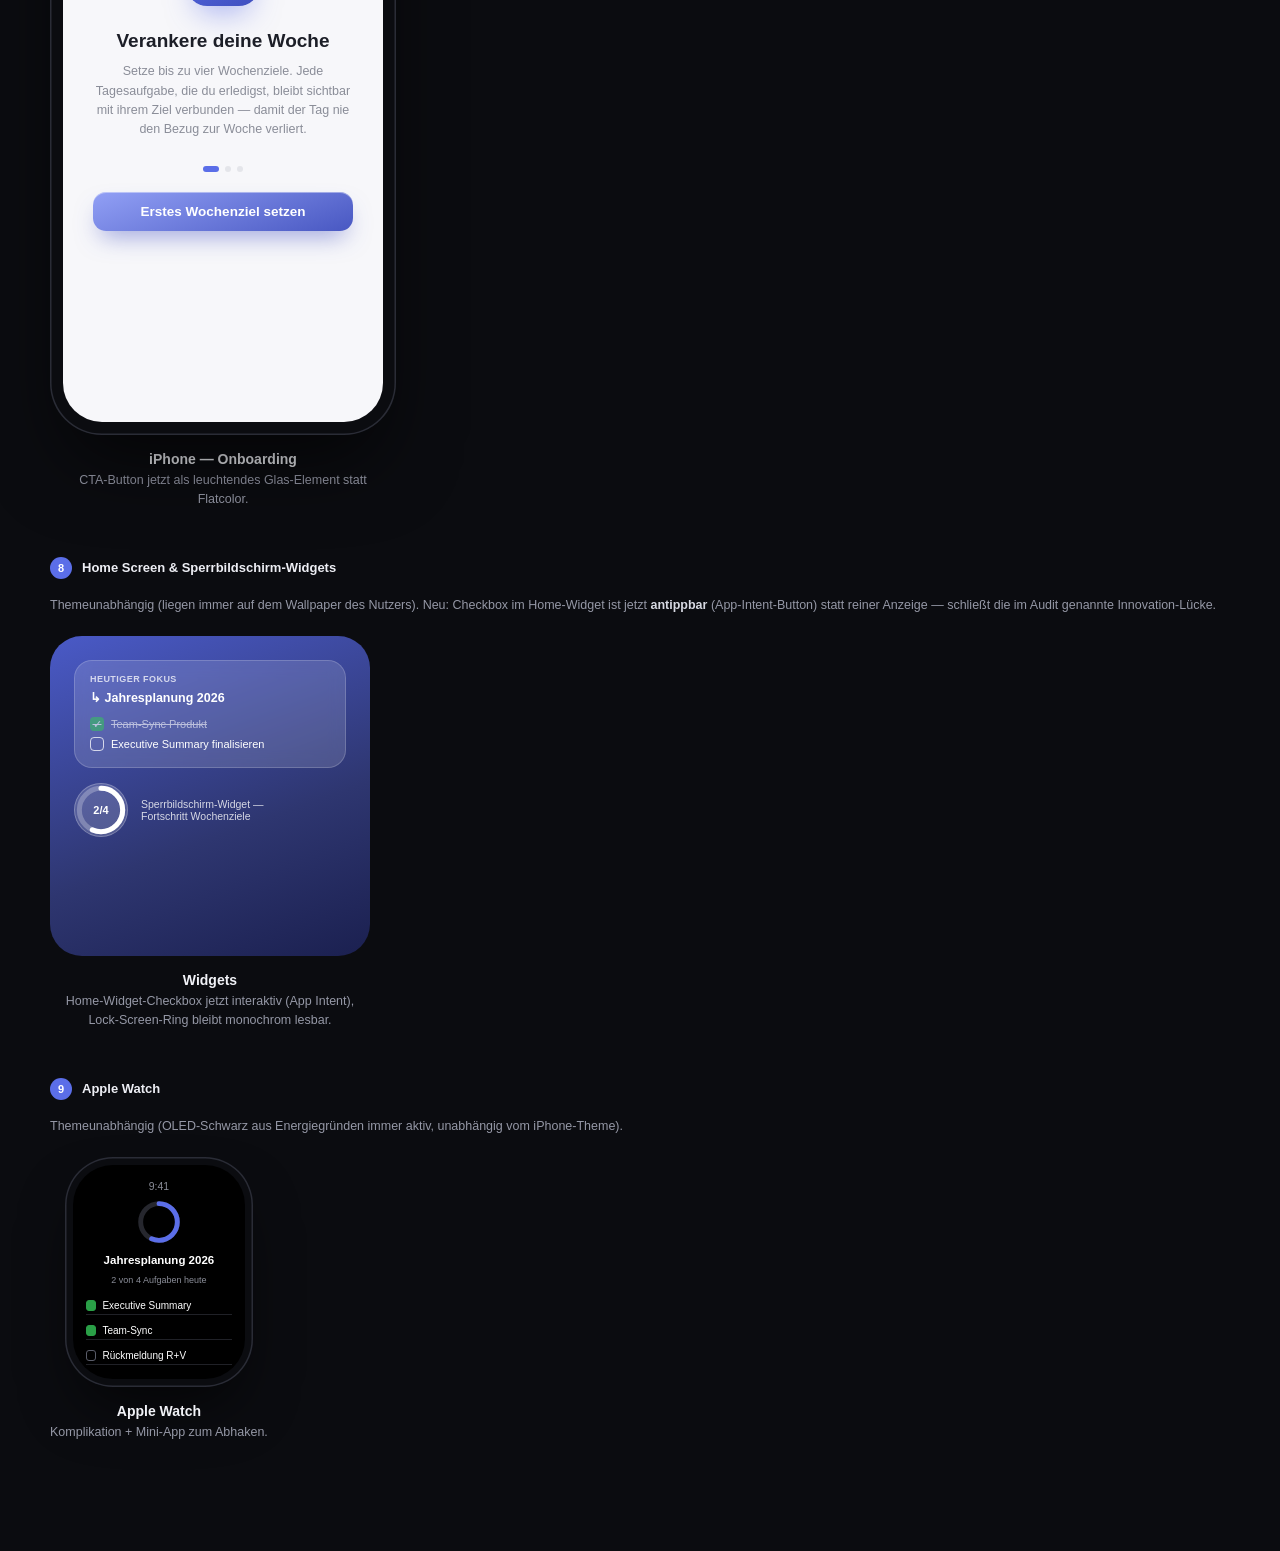
<file: Anchor/Anker_Design_System_v2.html>
<!DOCTYPE html>
<html lang="de">
<head>
<meta charset="UTF-8">
<title>Anker — Designsystem v2 (Liquid Glass · Dark Mode · Kontrast-korrigiert)</title>
<style>
  :root{
    --stage:#101116;

    --app-bg:#F7F7FA;
    --surface:#FFFFFF;
    --surface-2:#FFFFFF;
    --glass: rgba(255,255,255,.58);
    --glass-strong: rgba(255,255,255,.7);
    --glass-border: rgba(255,255,255,.6);
    --line:#E4E5EA;
    --line-soft:#EDEEF2;

    --text-strong:#1C1E27;
    --text-soft:#8A8D98;

    --indigo:#5B6EE8;
    --indigo-badge:#4D61E6;      /* kontrastkorrigiert: weiß darauf >=4.5 */
    --indigo-text:#3F4FBF;       /* Text auf hellem Untergrund */
    --indigo-text-dark:#90A0F5;  /* Text auf dunklem Untergrund (Dark Mode) */
    --brass:#C9974B;
    --success-icon:#2A9F47;      /* kontrastkorrigiert: weißes Icon-Glyph >=3:1 */
    --success:#34C759;
    --prio-a:#D93327;            /* kontrastkorrigiert: weißer Text >=4.5 */
    --prio-c:#6E7180;

    --font-ui: -apple-system, "SF Pro Text","SF Pro Display","Helvetica Neue",Arial,sans-serif;
    --font-mono: ui-monospace,"SF Mono",Menlo,monospace;
  }

  body.dark{
    --app-bg:#111219;
    --surface:#1C1D24;
    --surface-2:#23242D;
    --glass: rgba(40,42,54,.55);
    --glass-strong: rgba(46,48,60,.65);
    --glass-border: rgba(255,255,255,.12);
    --line: rgba(255,255,255,.12);
    --line-soft: rgba(255,255,255,.07);

    --text-strong:#F2F2F7;
    --text-soft:#A6A9B5;

    --indigo-text: var(--indigo-text-dark);
    --brass:#E0BC85;
  }

  *{ box-sizing:border-box; }
  html,body{ margin:0; padding:0; }
  body{
    background: radial-gradient(1200px 800px at 20% -10%, #1B1D28 0%, var(--stage) 55%, #0B0C10 100%);
    font-family: var(--font-ui); color:var(--text-strong);
    padding: 56px 32px 110px;
    transition: color .2s ease;
  }

  .toggle-bar{
    max-width:1180px; margin:0 auto 28px; display:flex; justify-content:flex-end;
  }
  .mode-toggle{
    display:flex; align-items:center; gap:8px; background:rgba(255,255,255,.08);
    border:1px solid rgba(255,255,255,.16); border-radius:20px; padding:6px 6px;
    cursor:pointer; user-select:none;
  }
  .mode-toggle .seg{
    padding:6px 14px; border-radius:14px; font-size:12px; font-weight:700; color:#9598A6;
  }
  .mode-toggle .seg.active{ background:#EDEEF4; color:#1C1E27; }
  .mode-toggle.is-dark .seg.light.active{ display:none; }

  .page-head{ max-width:1180px; margin:0 auto 20px; color:#EDEEF4; }
  .eyebrow{ font-family:var(--font-mono); font-size:12px; letter-spacing:.12em; text-transform:uppercase; color:#C9974B; margin-bottom:10px; }
  .page-head h1{ font-size:32px; line-height:1.15; margin:0 0 12px; font-weight:700; letter-spacing:-0.01em; }
  .page-head p{ max-width:720px; color:#B7B9C6; font-size:14.5px; line-height:1.6; margin:0; }

  .section-tag{ max-width:1180px; margin:48px auto 16px; color:#EDEEF4; font-size:13px; font-weight:700; display:flex; align-items:center; gap:10px; }
  .section-tag .n{ width:22px; height:22px; border-radius:50%; background:#5B6EE8; color:#fff; font-size:11px; display:flex; align-items:center; justify-content:center; flex:0 0 auto; }
  .fix-list{ max-width:1180px; margin:0 auto 20px; color:#9598A6; font-size:12.5px; line-height:1.7; }
  .fix-list b{ color:#D7D9E2; }

  .gallery{ max-width:1180px; margin:0 auto; display:flex; flex-wrap:wrap; gap:40px; align-items:flex-start; }
  .frame-block{ display:flex; flex-direction:column; align-items:center; gap:16px; }
  .frame-caption{ max-width:320px; text-align:center; }
  .frame-caption .cap-title{ color:#F1F2F7; font-weight:600; font-size:14px; margin-bottom:4px; }
  .frame-caption .cap-body{ color:#9598A6; font-size:12.5px; line-height:1.5; }

  /* ---------- Device chrome (bezel bleibt immer dunkel, unabhängig vom App-Theme) ---------- */
  .iphone{ width:346px; height:706px; background:#0B0C10; border-radius:52px; padding:13px;
    box-shadow:0 40px 80px -20px rgba(0,0,0,.7), inset 0 0 0 1.5px #2A2C36; position:relative; flex:0 0 auto; }
  .iphone-screen{ position:relative; width:100%; height:100%; border-radius:39px; overflow:hidden;
    background: var(--app-bg); display:flex; flex-direction:column; transition: background .2s ease; }
  .dynamic-island{ position:absolute; top:13px; left:50%; transform:translateX(-50%); width:96px; height:26px; background:#0B0C10; border-radius:18px; z-index:8; }

  .glass-navbar{
    margin:52px 13px 8px; padding:10px 16px; border-radius:20px;
    background: linear-gradient(180deg, var(--glass-strong), var(--glass));
    backdrop-filter: blur(18px) saturate(160%); -webkit-backdrop-filter: blur(18px) saturate(160%);
    border:1px solid var(--glass-border);
    box-shadow: 0 8px 22px -10px rgba(20,20,40,.28), inset 0 1px 0 rgba(255,255,255,.35);
  }
  .glass-navbar .date{ font-family:var(--font-mono); font-size:10.5px; color:var(--text-soft); letter-spacing:.03em; }
  .glass-navbar h2{ margin:2px 0 0; font-size:20px; font-weight:700; color:var(--text-strong); }

  .week-strip{ display:flex; justify-content:space-between; padding:10px 18px 6px; }
  .week-dot-wrap{ display:flex; flex-direction:column; align-items:center; gap:5px; }
  .week-dot-wrap .wd{ font-size:9px; color:var(--text-soft); font-weight:600; }
  .week-dot{ width:26px; height:26px; border-radius:50%; display:flex; align-items:center; justify-content:center;
    font-size:10.5px; font-weight:600; color:var(--text-strong); background: var(--surface-2); border:1px solid var(--line); }
  .week-dot.active{ background: linear-gradient(160deg,#96A6F2,var(--indigo)); color:#fff; border:none;
    box-shadow:0 4px 10px -2px rgba(91,110,232,.55), inset 0 1px 0 rgba(255,255,255,.5); }
  .week-dot.has-goal::after{ content:""; width:4px; height:4px; border-radius:50%; background:var(--brass); position:relative; top:10px; }

  .goal-banner{ margin:8px 18px 12px; background:var(--surface); border:1px solid var(--line); border-radius:14px;
    padding:10px 12px; display:flex; align-items:center; gap:9px; }
  .anchor-badge{ width:24px; height:24px; border-radius:7px; background:var(--indigo); flex:0 0 auto; display:flex; align-items:center; justify-content:center; }
  .goal-banner .lbl{ font-size:9px; letter-spacing:.06em; text-transform:uppercase; color:var(--indigo-text); font-weight:700; }
  .goal-banner .val{ font-size:12px; color:var(--text-strong); font-weight:600; margin-top:1px; }

  .scroll-area{ flex:1; overflow:hidden; padding:0 18px 86px; }
  .section-label{ font-size:10.5px; font-weight:700; letter-spacing:.05em; text-transform:uppercase; color:var(--text-soft); margin:12px 0 7px; }
  .task-card{ display:flex; align-items:flex-start; gap:8px; background:var(--surface); border:1px solid var(--line); border-radius:11px; padding:9px 10px; margin-bottom:7px; }
  .prio-tag{ font-size:8.5px; font-weight:800; color:#fff; border-radius:5px; padding:2px 5px; letter-spacing:.03em; flex:0 0 auto; margin-top:1px; }
  .prio-a{ background:var(--prio-a); } .prio-b{ background:var(--indigo-badge); } .prio-c{ background:var(--prio-c); }
  .task-check{ width:16px; height:16px; border-radius:5px; border:1.6px solid var(--line); flex:0 0 auto; margin-top:1px; }
  .task-check.done{ background:var(--success-icon); border-color:var(--success-icon); }
  .task-body .title{ font-size:12.5px; font-weight:600; color:var(--text-strong); }
  .task-body .title.muted{ color:var(--text-soft); text-decoration:line-through; }
  .task-body .goal-ref{ display:inline-flex; align-items:center; gap:4px; margin-top:3px; font-size:9.5px; color:var(--indigo-text); font-weight:600; }

  .glass-tabbar{ position:absolute; left:18px; right:18px; bottom:16px; z-index:6; display:flex; justify-content:space-around; align-items:center;
    padding:9px 10px; border-radius:24px;
    background: linear-gradient(180deg, var(--glass-strong), var(--glass));
    backdrop-filter: blur(20px) saturate(170%); -webkit-backdrop-filter: blur(20px) saturate(170%);
    border:1px solid var(--glass-border); box-shadow:0 14px 30px -12px rgba(20,20,40,.35), inset 0 1px 0 rgba(255,255,255,.35); }
  .tab-item{ display:flex; flex-direction:column; align-items:center; gap:3px; color:var(--text-soft); font-size:8.5px; font-weight:600; }
  .tab-item.active{ color:var(--indigo); }
  .tab-dot{ width:20px; height:20px; border-radius:6px; display:flex; align-items:center; justify-content:center; }
  .tab-item.active .tab-dot{ background:rgba(91,110,232,.16); }

  .glass-fab{ position:absolute; right:20px; bottom:82px; width:50px; height:50px; border-radius:50%; z-index:7;
    background: linear-gradient(150deg, rgba(140,155,245,.9), rgba(63,79,191,.92));
    box-shadow:0 14px 26px -8px rgba(63,79,191,.65), inset 0 1px 0 rgba(255,255,255,.5);
    display:flex; align-items:center; justify-content:center; border:1px solid rgba(255,255,255,.35); }

  /* ---------- Mac / iPad window ---------- */
  .mac-window{ width:700px; border-radius:16px; overflow:hidden; background:var(--app-bg);
    box-shadow:0 50px 90px -30px rgba(0,0,0,.65), 0 0 0 1px #2A2C36; flex:0 0 auto; transition: background .2s ease; }
  .unified-bar{ background: linear-gradient(180deg, var(--glass-strong), var(--glass));
    backdrop-filter: blur(22px) saturate(160%); -webkit-backdrop-filter: blur(22px) saturate(160%);
    border-bottom:1px solid var(--glass-border); box-shadow: inset 0 1px 0 rgba(255,255,255,.25); }
  .titlebar{ height:36px; display:flex; align-items:center; gap:8px; padding:0 14px; }
  .traffic{ width:11px; height:11px; border-radius:50%; }
  .t-red{background:#FF5F57;} .t-yellow{background:#FEBC2E;} .t-green{background:#28C840;}
  .titlebar .wtitle{ margin-left:8px; font-size:12px; color:var(--text-soft); font-weight:600; }

  .mac-body{ display:flex; height:460px; }
  .sidebar{ width:206px; background: linear-gradient(180deg, var(--glass-strong), var(--glass));
    backdrop-filter: blur(24px) saturate(150%); -webkit-backdrop-filter: blur(24px) saturate(150%);
    padding:14px 10px; overflow:hidden; box-shadow: inset -1px 0 0 var(--glass-border), 6px 0 24px -18px rgba(0,0,0,.25); }
  .sb-search{ background:var(--surface); border:1px solid var(--line); border-radius:8px; padding:6px 9px; font-size:11px; color:var(--text-soft); margin-bottom:12px; }
  .sb-year{ font-size:10.5px; font-weight:700; color:var(--text-soft); text-transform:uppercase; letter-spacing:.04em; padding:4px 6px; }
  .sb-month{ display:flex; align-items:center; gap:8px; padding:6px 8px; border-radius:8px; font-size:12px; color:var(--text-strong); }
  .sb-month.open{ background:rgba(91,110,232,.16); font-weight:700; }
  .sb-dot{ width:8px; height:8px; border-radius:50%; flex:0 0 auto; }
  .sb-week{ padding:4px 8px 4px 28px; font-size:11px; color:var(--text-soft); border-radius:7px; }
  .sb-week.active{ background:linear-gradient(160deg,#7688EE,var(--indigo)); color:#fff; font-weight:600; box-shadow:0 3px 8px -2px rgba(91,110,232,.5); }
  .sb-day{ padding:3px 8px 3px 42px; font-size:10.5px; color:var(--text-soft); }
  .sb-day.active{ color:var(--indigo-text); font-weight:700; }

  .main-pane{ flex:1; display:flex; flex-direction:column; overflow:hidden; background:var(--app-bg); }
  .context-bar{ display:flex; align-items:center; gap:8px; padding:11px 16px; }
  .chip-btn{ font-size:10.5px; font-weight:600; color:var(--indigo-text); background:var(--glass); backdrop-filter:blur(10px);
    border:1px solid var(--glass-border); border-radius:18px; padding:6px 11px; box-shadow:0 2px 6px -2px rgba(20,20,40,.15), inset 0 1px 0 rgba(255,255,255,.3); }
  .chip-btn.ghost{ color:var(--text-soft); }
  .context-bar .spacer{ flex:1; }
  .context-bar .kw{ font-family:var(--font-mono); font-size:10.5px; color:var(--text-soft); padding-right:2px; }

  .goals-row{ display:flex; gap:10px; padding:13px 16px; border-bottom:1px solid var(--line-soft); }
  .goal-pill{ flex:1; background:var(--surface); border:1px solid var(--line); border-radius:12px; padding:10px 12px; display:flex; flex-direction:column; gap:6px; }
  .goal-pill .gp-top{ display:flex; justify-content:space-between; align-items:center; }
  .goal-pill .gp-title{ font-size:11.5px; font-weight:700; color:var(--text-strong); }
  .ring{ width:22px; height:22px; }
  .progress-bar{ height:5px; border-radius:4px; background:var(--line-soft); overflow:hidden; }
  .progress-bar span{ display:block; height:100%; background:var(--indigo); }

  .week-grid{ flex:1; overflow:hidden; padding:11px 16px; }
  .wg-row{ display:grid; grid-template-columns:92px 1fr; gap:12px; padding:8px 0; border-bottom:1px solid var(--line-soft); align-items:center; }
  .wg-row .dayname{ font-size:12px; font-weight:700; color:var(--text-strong); }
  .wg-row .daydate{ font-size:10px; color:var(--text-soft); font-family:var(--font-mono); }
  .wg-tasks{ display:flex; gap:6px; flex-wrap:wrap; }
  .mini-task{ font-size:10px; background:var(--surface); border:1px solid var(--line); border-radius:6px; padding:4px 8px; display:flex; align-items:center; gap:5px; color:var(--text-strong); }
  .mini-task .dot{ width:6px; height:6px; border-radius:50%; }
  .wg-row.today{ background: rgba(91,110,232,.08); margin:0 -16px; padding-left:16px; padding-right:16px; border-radius:10px; }

  /* ---------- Menu bar popover ---------- */
  .menubar-mock{ width:290px; flex:0 0 auto; }
  .mb-bar{ height:24px; background:#1A1B20; border-radius:8px 8px 0 0; display:flex; align-items:center; justify-content:flex-end; padding:0 10px; gap:12px; }
  .mb-bar .mb-icon{ width:13px; height:13px; border-radius:3px; background:#3A3C46; }
  .mb-bar .mb-icon.active{ background:var(--brass); }
  .popover{ background: linear-gradient(180deg, var(--glass-strong), var(--glass));
    backdrop-filter: blur(22px) saturate(170%); -webkit-backdrop-filter: blur(22px) saturate(170%);
    border-radius:0 0 16px 16px; box-shadow:0 30px 60px -18px rgba(0,0,0,.55); border:1px solid var(--glass-border); border-top:none;
    padding:16px 15px 14px; }
  .popover h4{ margin:0 0 10px; font-size:13px; font-weight:700; color:var(--text-strong); }
  .pop-input{ width:100%; border:1px solid var(--line); border-radius:8px; padding:9px 10px; font-size:12px; color:var(--text-strong);
    margin-bottom:10px; background:var(--surface); }
  .pop-row-label{ font-size:10px; font-weight:700; color:var(--text-soft); text-transform:uppercase; letter-spacing:.04em; margin:8px 0 6px; }
  .pop-chips{ display:flex; gap:6px; flex-wrap:wrap; margin-bottom:10px; }
  .pop-chip{ font-size:10.5px; padding:5px 9px; border-radius:7px; border:1px solid var(--line); color:var(--text-strong); background:var(--surface); }
  .pop-chip.sel{ background:var(--indigo-badge); color:#fff; border-color:var(--indigo-badge); }
  .pop-actions{ display:flex; justify-content:flex-end; gap:8px; margin-top:12px; }
  .btn{ font-size:11.5px; font-weight:600; padding:7px 13px; border-radius:8px; }
  .btn.primary{ background:var(--indigo-badge); color:#fff; }
  .btn.secondary{ background:var(--surface-2); color:var(--text-strong); border:1px solid var(--line); }

  /* ---------- Jahresübersicht ---------- */
  .year-toolbar h3{ margin:0; font-size:13px; font-weight:700; color:var(--text-strong); padding:11px 16px; }
  .month-tile-grid{ flex:1; padding:14px 16px; display:grid; grid-template-columns:repeat(4,1fr); gap:9px; overflow:hidden; }
  .month-tile{ border-radius:12px; padding:11px; display:flex; flex-direction:column; justify-content:space-between; min-height:74px; border:1px solid rgba(0,0,0,.06); }
  /* Kachel-Text bewusst IMMER ink, unabhängig vom App-Theme: Kacheln sind farbige "Sticker", kein Chrome */
  .month-tile .mt-name{ font-size:12px; font-weight:700; color:#1C1E27; }
  .month-tile .mt-stat{ font-size:9.5px; color:#1C1E27; font-weight:600; opacity:.72; }
  .month-tile.now{ box-shadow:0 0 0 2px var(--indigo) inset; }

  /* ---------- Ziel-Detail ---------- */
  .detail-head{ display:flex; align-items:center; gap:14px; padding:18px 18px 12px; border-bottom:1px solid var(--line); }
  .detail-ring-big{ width:58px; height:58px; flex:0 0 auto; }
  .detail-head h3{ margin:0 0 4px; font-size:16px; color:var(--text-strong); }
  .detail-head .sub{ font-size:11px; color:var(--text-soft); }
  .detail-stats{ display:flex; gap:20px; padding:12px 18px; border-bottom:1px solid var(--line-soft); }
  .dstat b{ display:block; font-size:16px; color:var(--text-strong); }
  .dstat span{ font-size:9.5px; color:var(--text-soft); text-transform:uppercase; letter-spacing:.04em; font-weight:700; }
  .detail-timeline{ display:flex; gap:6px; padding:12px 18px 0; }
  .tl-day{ flex:1; text-align:center; }
  .tl-day .tld-lbl{ font-size:9px; color:var(--text-soft); margin-bottom:5px; }
  .tl-bar{ height:40px; border-radius:6px; background:var(--line-soft); display:flex; align-items:flex-end; overflow:hidden; }
  .tl-bar span{ display:block; width:100%; background:var(--indigo); }
  .detail-tasklist{ padding:12px 18px 18px; overflow:hidden; }
  .dt-day-label{ font-size:10px; font-weight:700; color:var(--text-soft); text-transform:uppercase; margin:10px 0 6px; }
  .dt-row{ display:flex; align-items:center; gap:9px; padding:6px 0; font-size:12px; color:var(--text-strong); border-bottom:1px solid var(--line-soft); }
  .dt-row .dt-check{ width:15px; height:15px; border-radius:4px; border:1.5px solid var(--line); flex:0 0 auto; }
  .dt-row .dt-check.done{ background:var(--success-icon); border-color:var(--success-icon); }
  .dt-row.muted{ color:var(--text-soft); text-decoration:line-through; }

  /* ---------- Onboarding ---------- */
  .onboard-wrap{ flex:1; display:flex; flex-direction:column; align-items:center; justify-content:center; padding:0 30px; text-align:center; }
  .onboard-icon{ width:72px; height:72px; border-radius:20px; background:linear-gradient(150deg,var(--indigo),var(--indigo-text)); display:flex; align-items:center; justify-content:center; margin-bottom:24px; box-shadow:0 16px 30px -10px rgba(91,110,232,.5); }
  .onboard-wrap h2{ font-size:19px; margin:0 0 10px; color:var(--text-strong); }
  .onboard-wrap p{ font-size:12.5px; color:var(--text-soft); line-height:1.55; margin:0 0 26px; }
  .onboard-dots{ display:flex; gap:6px; margin-bottom:20px; }
  .onboard-dots span{ width:6px; height:6px; border-radius:50%; background:var(--line); }
  .onboard-dots span.active{ background:var(--indigo); width:16px; border-radius:3px; }
  .onboard-btn{ width:100%; background: linear-gradient(160deg, rgba(140,155,245,.95), rgba(63,79,191,.95));
    color:#fff; border-radius:13px; padding:12px; font-size:13.5px; font-weight:700; text-align:center;
    box-shadow:0 12px 24px -8px rgba(63,79,191,.55), inset 0 1px 0 rgba(255,255,255,.4); }

  /* ---------- Widgets (immer auf Wallpaper -> themeunabhängig) ---------- */
  .wallpaper{ width:320px; height:320px; border-radius:32px; overflow:hidden; position:relative;
    background: linear-gradient(160deg,#4A5AC7,#2E3670 60%,#1B2050); padding:24px; display:flex; flex-direction:column; gap:15px; flex:0 0 auto; }
  .widget-medium{ background:rgba(255,255,255,.14); backdrop-filter:blur(8px); border-radius:18px; padding:13px 15px; border:1px solid rgba(255,255,255,.18); }
  .widget-medium .wlbl{ font-size:9px; letter-spacing:.05em; text-transform:uppercase; color:rgba(255,255,255,.75); font-weight:700; margin-bottom:6px; }
  .widget-medium .wgoal{ font-size:12.5px; font-weight:700; color:#fff; margin-bottom:9px; }
  .widget-medium .wtask{ display:flex; align-items:center; gap:7px; font-size:11px; color:#fff; padding:3px 0; }
  .widget-medium .wtask .wc{ width:14px; height:14px; border-radius:4px; border:1.4px solid rgba(255,255,255,.75); display:flex; align-items:center; justify-content:center; }
  .widget-medium .wtask .wc.done{ background:rgba(52,199,89,.9); border-color:transparent; }
  .widget-medium .wtask.done-txt{ opacity:.6; text-decoration:line-through; }
  .lockrow{ display:flex; gap:13px; align-items:center; }
  .widget-lock{ width:54px; height:54px; border-radius:50%; background:rgba(255,255,255,.16); border:1px solid rgba(255,255,255,.25); display:flex; align-items:center; justify-content:center; position:relative; }
  .widget-lock svg{ position:absolute; inset:0; }
  .widget-lock .wl-txt{ font-size:11px; font-weight:800; color:#fff; }
  .lock-caption{ font-size:10.5px; color:rgba(255,255,255,.8); }

  /* ---------- Apple Watch (OLED, themeunabhängig) ---------- */
  .watch{ width:188px; height:230px; background:#0B0C10; border-radius:48px; padding:8px;
    box-shadow:0 30px 60px -18px rgba(0,0,0,.7), inset 0 0 0 1.5px #2A2C36; flex:0 0 auto; }
  .watch-screen{ width:100%; height:100%; background:#000; border-radius:40px; padding:15px 13px; color:#fff; display:flex; flex-direction:column; gap:7px; }
  .watch-time{ font-size:10.5px; color:#8A8D98; text-align:center; margin-bottom:1px; }
  .watch-ring-row{ display:flex; justify-content:center; margin-bottom:3px; }
  .watch-title{ font-size:11.5px; font-weight:700; text-align:center; margin-bottom:2px; }
  .watch-sub{ font-size:9px; color:#8A8D98; text-align:center; margin-bottom:5px; }
  .watch-task{ display:flex; align-items:center; gap:6px; font-size:10px; padding:3px 0; border-bottom:1px solid #202127; }
  .watch-task .wc2{ width:10.5px; height:10.5px; border-radius:3px; border:1.3px solid #5A5D6A; flex:0 0 auto; }
  .watch-task .wc2.done{ background:var(--success-icon); border-color:var(--success-icon); }
</style>
</head>
<body>

  <div class="toggle-bar">
    <div class="mode-toggle" id="modeToggle" onclick="toggleTheme()">
      <span class="seg light active" id="segLight">☀️ Light</span>
      <span class="seg dark" id="segDark">🌙 Dark</span>
    </div>
  </div>

  <div class="page-head">
    <div class="eyebrow">Designsystem v2 · vollständig</div>
    <h1>Anker — alle 9 Screens in Liquid Glass, mit Dark-Mode-Umschalter</h1>
    <p>Navigationsebene (Leisten, Sidebar, Popover, Tab-Leiste, FAB) ist transluzentes Material; Inhaltsebene
       (Aufgaben, Ziele, Kacheln) bleibt matt — gemäß Apples eigener Liquid-Glass-Richtlinie. Alle Textfarben
       sind gegen WCAG-AA geprüft und wo nötig korrigiert (Details siehe Kontrast-Check-Dokument). Rechts oben
       zwischen Light/Dark umschalten — die Umschaltung läuft komplett über CSS-Variablen, keine Screens sind
       doppelt gebaut.</p>
  </div>

  <!-- ============ 1: HEUTE ============ -->
  <div class="section-tag"><span class="n">1</span> iPhone „Heute"</div>
  <div class="gallery">
    <div class="frame-block">
      <div class="iphone">
        <div class="iphone-screen">
          <div class="dynamic-island"></div>
          <div class="glass-navbar">
            <div class="date">DONNERSTAG · 01.01.2026 · KW 01</div>
            <h2>Heute</h2>
          </div>
          <div class="week-strip">
            <div class="week-dot-wrap"><span class="wd">Mo</span><div class="week-dot has-goal">29</div></div>
            <div class="week-dot-wrap"><span class="wd">Di</span><div class="week-dot has-goal">30</div></div>
            <div class="week-dot-wrap"><span class="wd">Mi</span><div class="week-dot">31</div></div>
            <div class="week-dot-wrap"><span class="wd">Do</span><div class="week-dot active has-goal">01</div></div>
            <div class="week-dot-wrap"><span class="wd">Fr</span><div class="week-dot">02</div></div>
            <div class="week-dot-wrap"><span class="wd">Sa</span><div class="week-dot">03</div></div>
            <div class="week-dot-wrap"><span class="wd">So</span><div class="week-dot">04</div></div>
          </div>
          <div class="goal-banner">
            <div class="anchor-badge"><svg width="13" height="13" viewBox="0 0 24 24" fill="none" stroke="#fff" stroke-width="1.8"><path d="M12 3v14M8 7a4 4 0 0 0 8 0M5 13a7 7 0 0 0 14 0M12 21c-2 0-3.5-1-3.5-1"/><circle cx="12" cy="4.2" r="1.4" fill="#fff" stroke="none"/></svg></div>
            <div><div class="lbl">Verankert an Wochenziel</div><div class="val">Jahresplanung 2026 abschließen</div></div>
          </div>
          <div class="scroll-area">
            <div class="section-label">Prio A</div>
            <div class="task-card">
              <span class="prio-tag prio-a">A</span><div class="task-check"></div>
              <div class="task-body"><div class="title">Executive Summary finalisieren</div><div class="goal-ref">↳ Jahresplanung 2026</div></div>
            </div>
            <div class="task-card">
              <span class="prio-tag prio-b">B</span><div class="task-check"></div>
              <div class="task-body"><div class="title">Rückmeldung an R+V senden</div></div>
            </div>
          </div>
          <div class="glass-fab"><svg width="18" height="18" viewBox="0 0 24 24" fill="none" stroke="#fff" stroke-width="2.4" stroke-linecap="round"><path d="M12 5v14M5 12h14"/></svg></div>
          <div class="glass-tabbar">
            <div class="tab-item active"><div class="tab-dot"><svg width="15" height="15" viewBox="0 0 24 24" fill="none" stroke="#5B6EE8" stroke-width="2"><circle cx="12" cy="12" r="9"/></svg></div>Heute</div>
            <div class="tab-item"><div class="tab-dot"><svg width="15" height="15" viewBox="0 0 24 24" fill="none" stroke="#8A8D98" stroke-width="2"><rect x="4" y="5" width="16" height="15" rx="2"/><path d="M4 10h16"/></svg></div>Woche</div>
            <div class="tab-item"><div class="tab-dot"><svg width="15" height="15" viewBox="0 0 24 24" fill="none" stroke="#8A8D98" stroke-width="2"><rect x="4" y="4" width="7" height="7"/><rect x="13" y="4" width="7" height="7"/><rect x="4" y="13" width="7" height="7"/><rect x="13" y="13" width="7" height="7"/></svg></div>Jahr</div>
            <div class="tab-item"><div class="tab-dot"><svg width="15" height="15" viewBox="0 0 24 24" fill="none" stroke="#8A8D98" stroke-width="2"><circle cx="12" cy="8" r="3.2"/><path d="M5 20c0-3.5 3-5.5 7-5.5s7 2 7 5.5"/></svg></div>Mehr</div>
          </div>
        </div>
      </div>
      <div class="frame-caption"><div class="cap-title">iPhone — „Heute"</div><div class="cap-body">Glas-Navbar, Glas-Tab-Leiste, Glas-FAB; Inhalt matt.</div></div>
    </div>
  </div>

  <!-- ============ 2: WOCHE/SIDEBAR ============ -->
  <div class="section-tag"><span class="n">2</span> Mac/iPad — Sidebar &amp; Wochenübersicht</div>
  <div class="gallery">
    <div class="frame-block">
      <div class="mac-window">
        <div class="unified-bar"><div class="titlebar"><span class="traffic t-red"></span><span class="traffic t-yellow"></span><span class="traffic t-green"></span><span class="wtitle">Anker — Wochenübersicht</span></div></div>
        <div class="mac-body">
          <div class="sidebar">
            <div class="sb-search">⌕ Ziele, Aufgaben, Notizen</div>
            <div class="sb-year">2026</div>
            <div class="sb-month open"><span class="sb-dot" style="background:#8FA8E8"></span>Januar</div>
            <div class="sb-week active">Woche 01</div>
            <div class="sb-day">Do 01.01.</div>
            <div class="sb-day active">Fr 02.01.</div>
            <div class="sb-day">Sa 03.01.</div>
            <div class="sb-week">Woche 02</div>
            <div class="sb-month"><span class="sb-dot" style="background:#7FCDA8"></span>Februar</div>
            <div class="sb-month"><span class="sb-dot" style="background:#B9D97A"></span>März</div>
          </div>
          <div class="main-pane">
            <div class="context-bar">
              <span class="chip-btn">◀ Index</span><span class="chip-btn ghost">« KW 52</span><span class="chip-btn ghost">KW 02 »</span>
              <span class="spacer"></span><span class="kw">29.12.2025 – 04.01.2026</span>
            </div>
            <div class="goals-row">
              <div class="goal-pill"><div class="gp-top"><span class="gp-title">Jahresplanung 2026</span>
                <svg class="ring" viewBox="0 0 36 36"><circle cx="18" cy="18" r="15" fill="none" stroke="#E4E5EA" stroke-width="4"/><circle cx="18" cy="18" r="15" fill="none" stroke="#5B6EE8" stroke-width="4" stroke-dasharray="70 100" stroke-linecap="round" transform="rotate(-90 18 18)"/></svg></div>
                <div class="progress-bar"><span style="width:70%"></span></div></div>
              <div class="goal-pill"><div class="gp-top"><span class="gp-title">Security-Review AWS SES</span>
                <svg class="ring" viewBox="0 0 36 36"><circle cx="18" cy="18" r="15" fill="none" stroke="#E4E5EA" stroke-width="4"/><circle cx="18" cy="18" r="15" fill="none" stroke="#C9974B" stroke-width="4" stroke-dasharray="35 100" stroke-linecap="round" transform="rotate(-90 18 18)"/></svg></div>
                <div class="progress-bar"><span style="width:35%; background:var(--brass);"></span></div></div>
            </div>
            <div class="week-grid">
              <div class="wg-row"><div><div class="dayname">Montag</div><div class="daydate">29.12.</div></div><div class="wg-tasks"><span class="mini-task"><span class="dot" style="background:#5B6EE8"></span>RACI-Matrix Review</span></div></div>
              <div class="wg-row"><div><div class="dayname">Dienstag</div><div class="daydate">30.12.</div></div><div class="wg-tasks"><span class="mini-task"><span class="dot" style="background:#C9974B"></span>SOC-Meldung abschließen</span></div></div>
              <div class="wg-row today"><div><div class="dayname">Donnerstag</div><div class="daydate">01.01.</div></div><div class="wg-tasks">
                <span class="mini-task"><span class="dot" style="background:#5B6EE8"></span>Executive Summary</span>
                <span class="mini-task"><span class="dot" style="background:#8A8D98"></span>Rückmeldung R+V</span></div></div>
              <div class="wg-row"><div><div class="dayname">Freitag</div><div class="daydate">02.01.</div></div><div class="wg-tasks"><span class="mini-task"><span class="dot" style="background:#5B6EE8"></span>Workshop vorbereiten</span></div></div>
            </div>
          </div>
        </div>
      </div>
      <div class="frame-caption"><div class="cap-title">Mac — Sidebar &amp; Wochenübersicht</div><div class="cap-body">Vibrante Sidebar, vereinte Werkzeugleiste, Glas-Kontextchips.</div></div>
    </div>
  </div>

  <!-- ============ 3: MENU BAR ============ -->
  <div class="section-tag"><span class="n">3</span> macOS — Menüleisten-Erfassung</div>
  <div class="gallery">
    <div class="frame-block">
      <div class="menubar-mock">
        <div class="mb-bar"><span class="mb-icon"></span><span class="mb-icon active"></span><span class="mb-icon"></span></div>
        <div class="popover">
          <h4>Schnell erfassen</h4>
          <input class="pop-input" placeholder="Was steht an?" value="Foliensatz für Steering-Meeting" readonly>
          <div class="pop-row-label">Priorität</div>
          <div class="pop-chips"><span class="pop-chip sel">A</span><span class="pop-chip">B</span><span class="pop-chip">C</span></div>
          <div class="pop-row-label">Wochenziel verankern</div>
          <div class="pop-chips"><span class="pop-chip sel">Jahresplanung 2026</span><span class="pop-chip">Security-Review</span><span class="pop-chip">Kein Ziel</span></div>
          <div class="pop-actions"><span class="btn secondary">Abbrechen</span><span class="btn primary">Sichern</span></div>
        </div>
      </div>
      <div class="frame-caption"><div class="cap-title">macOS — Menüleiste</div><div class="cap-body">Popover jetzt als Glas-Material (nativ via <code>MenuBarExtra</code>/<code>NSPopover</code>), Eingabe/Chips bleiben matt.</div></div>
    </div>
  </div>

  <!-- ============ 4: JAHRESÜBERSICHT ============ -->
  <div class="section-tag"><span class="n">4</span> Mac — Jahresübersicht</div>
  <div class="gallery">
    <div class="frame-block">
      <div class="mac-window">
        <div class="unified-bar"><div class="titlebar"><span class="traffic t-red"></span><span class="traffic t-yellow"></span><span class="traffic t-green"></span><span class="wtitle">Anker — Jahresübersicht</span></div>
          <div class="year-toolbar"><h3>2026 — 52 Wochen, 8 von 12 Monaten mit erreichten Zielen</h3></div>
        </div>
        <div class="mac-body" style="height:420px;">
          <div class="sidebar">
            <div class="sb-search">⌕ Ziele, Aufgaben, Notizen</div>
            <div class="sb-year">2026</div>
            <div class="sb-month"><span class="sb-dot" style="background:#8FA8E8"></span>Januar</div>
            <div class="sb-month"><span class="sb-dot" style="background:#7FCDA8"></span>Februar</div>
            <div class="sb-month"><span class="sb-dot" style="background:#B9D97A"></span>März</div>
          </div>
          <div class="main-pane">
            <div class="month-tile-grid">
              <div class="month-tile now" style="background:#8FA8E8"><span class="mt-name">Januar</span><span class="mt-stat">3/4 Ziele erreicht</span></div>
              <div class="month-tile" style="background:#7FCDA8"><span class="mt-name">Februar</span><span class="mt-stat">—</span></div>
              <div class="month-tile" style="background:#B9D97A"><span class="mt-name">März</span><span class="mt-stat">—</span></div>
              <div class="month-tile" style="background:#F0C955"><span class="mt-name">April</span><span class="mt-stat">—</span></div>
              <div class="month-tile" style="background:#F0A968"><span class="mt-name">Mai</span><span class="mt-stat">—</span></div>
              <div class="month-tile" style="background:#F09EA9"><span class="mt-name">Juni</span><span class="mt-stat">—</span></div>
              <div class="month-tile" style="background:#C79BE8"><span class="mt-name">Juli</span><span class="mt-stat">—</span></div>
              <div class="month-tile" style="background:#A79BE8"><span class="mt-name">August</span><span class="mt-stat">—</span></div>
              <div class="month-tile" style="background:#7FB4E8"><span class="mt-name">September</span><span class="mt-stat">—</span></div>
              <div class="month-tile" style="background:#6FD6C4"><span class="mt-name">Oktober</span><span class="mt-stat">—</span></div>
              <div class="month-tile" style="background:#AEB0BA"><span class="mt-name">November</span><span class="mt-stat">—</span></div>
              <div class="month-tile" style="background:#E8B98A"><span class="mt-name">Dezember</span><span class="mt-stat">—</span></div>
            </div>
          </div>
        </div>
      </div>
      <div class="frame-caption"><div class="cap-title">Mac — Jahresübersicht</div><div class="cap-body">Toolbar+Sidebar als vereinte Glas-Fläche; Monatskacheln bleiben farbige, matte "Sticker" — Text darauf bewusst immer Ink (siehe Kontrast-Check).</div></div>
    </div>
  </div>

  <!-- ============ 5: WOCHENRÜCKBLICK ============ -->
  <div class="section-tag"><span class="n">5</span> iPhone — Wochenrückblick</div>
  <div class="gallery">
    <div class="frame-block">
      <div class="iphone">
        <div class="iphone-screen">
          <div class="dynamic-island"></div>
          <div class="glass-navbar"><div class="date">KW 01 · 29.12. – 04.01.</div><h2>Wochenrückblick</h2></div>
          <div class="scroll-area" style="padding-top:2px;">
            <div class="goal-banner">
              <div class="anchor-badge" style="background:var(--success-icon);"><svg width="13" height="13" viewBox="0 0 24 24" fill="none" stroke="#fff" stroke-width="2.4"><path d="M4 12l5 5L20 6"/></svg></div>
              <div><div class="lbl">Ziele erreicht</div><div class="val">3 von 4 Wochenzielen</div></div>
            </div>
            <div class="section-label">Zielverlauf</div>
            <div class="task-card"><div class="task-check done"></div><div class="task-body"><div class="title">Jahresplanung 2026</div></div></div>
            <div class="task-card"><div class="task-check done"></div><div class="task-body"><div class="title">Security-Review AWS SES</div></div></div>
            <div class="task-card"><div class="task-check done"></div><div class="task-body"><div class="title">Workshop Product Owner Lead</div></div></div>
            <div class="task-card"><div class="task-check"></div><div class="task-body"><div class="title">FZulG-Bewertung abschließen</div><div class="goal-ref" style="color:var(--brass);">→ automatisch nach KW 02 verschoben</div></div></div>
            <div class="section-label">Rückblick</div>
            <div class="task-card" style="display:block;">
              <div style="font-size:11.5px; color:var(--text-soft); margin-bottom:8px;">Was nimmst du mit in die nächste Woche?</div>
              <div style="border:1px solid var(--line); border-radius:8px; padding:10px; font-size:12px; color:var(--text-soft);">Notiz hinzufügen …</div>
            </div>
          </div>
          <div class="glass-tabbar">
            <div class="tab-item"><div class="tab-dot"><svg width="15" height="15" viewBox="0 0 24 24" fill="none" stroke="#8A8D98" stroke-width="2"><circle cx="12" cy="12" r="9"/></svg></div>Heute</div>
            <div class="tab-item active"><div class="tab-dot"><svg width="15" height="15" viewBox="0 0 24 24" fill="none" stroke="#5B6EE8" stroke-width="2"><rect x="4" y="5" width="16" height="15" rx="2"/><path d="M4 10h16"/></svg></div>Woche</div>
            <div class="tab-item"><div class="tab-dot"><svg width="15" height="15" viewBox="0 0 24 24" fill="none" stroke="#8A8D98" stroke-width="2"><rect x="4" y="4" width="7" height="7"/><rect x="13" y="4" width="7" height="7"/><rect x="4" y="13" width="7" height="7"/><rect x="13" y="13" width="7" height="7"/></svg></div>Jahr</div>
            <div class="tab-item"><div class="tab-dot"><svg width="15" height="15" viewBox="0 0 24 24" fill="none" stroke="#8A8D98" stroke-width="2"><circle cx="12" cy="8" r="3.2"/><path d="M5 20c0-3.5 3-5.5 7-5.5s7 2 7 5.5"/></svg></div>Mehr</div>
          </div>
        </div>
      </div>
      <div class="frame-caption"><div class="cap-title">iPhone — Wochenrückblick</div><div class="cap-body">Success-Icon-Grün jetzt kontrastkorrigiert (weißes Häkchen ≥3:1).</div></div>
    </div>
  </div>

  <!-- ============ 6: ZIEL-DETAIL ============ -->
  <div class="section-tag"><span class="n">6</span> Mac — Ziel-Detail</div>
  <div class="gallery">
    <div class="frame-block">
      <div class="mac-window" style="width:500px;">
        <div class="unified-bar"><div class="titlebar"><span class="traffic t-red"></span><span class="traffic t-yellow"></span><span class="traffic t-green"></span><span class="wtitle">Ziel — Jahresplanung 2026</span></div></div>
        <div style="display:flex; flex-direction:column; height:420px; background:var(--app-bg); overflow:hidden;">
          <div class="detail-head">
            <svg class="detail-ring-big" viewBox="0 0 36 36"><circle cx="18" cy="18" r="15" fill="none" stroke="#E4E5EA" stroke-width="3.5"/><circle cx="18" cy="18" r="15" fill="none" stroke="#5B6EE8" stroke-width="3.5" stroke-dasharray="70 100" stroke-linecap="round" transform="rotate(-90 18 18)"/></svg>
            <div><h3>Jahresplanung 2026</h3><div class="sub">Wochenziel · KW 01 · verankert seit Mo 29.12.</div></div>
          </div>
          <div class="detail-stats"><div class="dstat"><b>7</b><span>Aufgaben</span></div><div class="dstat"><b>5</b><span>Erledigt</span></div><div class="dstat"><b>3</b><span>Tage aktiv</span></div></div>
          <div class="detail-timeline">
            <div class="tl-day"><div class="tld-lbl">Mo</div><div class="tl-bar"><span style="height:80%"></span></div></div>
            <div class="tl-day"><div class="tld-lbl">Di</div><div class="tl-bar"><span style="height:40%"></span></div></div>
            <div class="tl-day"><div class="tld-lbl">Mi</div><div class="tl-bar"><span style="height:0%"></span></div></div>
            <div class="tl-day"><div class="tld-lbl">Do</div><div class="tl-bar"><span style="height:100%"></span></div></div>
            <div class="tl-day"><div class="tld-lbl">Fr</div><div class="tl-bar"><span style="height:60%"></span></div></div>
            <div class="tl-day"><div class="tld-lbl">Sa</div><div class="tl-bar"><span style="height:0%"></span></div></div>
            <div class="tl-day"><div class="tld-lbl">So</div><div class="tl-bar"><span style="height:0%"></span></div></div>
          </div>
          <div class="detail-tasklist">
            <div class="dt-day-label">Donnerstag, 01.01.</div>
            <div class="dt-row"><div class="dt-check done"></div>Executive Summary finalisieren</div>
            <div class="dt-row muted"><div class="dt-check done"></div>Feedback-Runde einplanen</div>
            <div class="dt-day-label">Freitag, 02.01.</div>
            <div class="dt-row"><div class="dt-check"></div>Workshop-Agenda abstimmen</div>
          </div>
        </div>
      </div>
      <div class="frame-caption"><div class="cap-title">Mac — Ziel-Detail</div><div class="cap-body">Vereinte Glas-Titelleiste, Inhalt (Ring, Statistik, Verlauf, Aufgabenliste) matt.</div></div>
    </div>
  </div>

  <!-- ============ 7: ONBOARDING ============ -->
  <div class="section-tag"><span class="n">7</span> iPhone — Onboarding</div>
  <div class="gallery">
    <div class="frame-block">
      <div class="iphone">
        <div class="iphone-screen">
          <div class="dynamic-island"></div>
          <div class="onboard-wrap">
            <div class="onboard-icon"><svg width="32" height="32" viewBox="0 0 24 24" fill="none" stroke="#fff" stroke-width="1.8"><path d="M12 3v14M8 7a4 4 0 0 0 8 0M5 13a7 7 0 0 0 14 0M12 21c-2 0-3.5-1-3.5-1"/><circle cx="12" cy="4.2" r="1.4" fill="#fff" stroke="none"/></svg></div>
            <h2>Verankere deine Woche</h2>
            <p>Setze bis zu vier Wochenziele. Jede Tagesaufgabe, die du erledigst, bleibt sichtbar
               mit ihrem Ziel verbunden — damit der Tag nie den Bezug zur Woche verliert.</p>
            <div class="onboard-dots"><span class="active"></span><span></span><span></span></div>
            <div class="onboard-btn">Erstes Wochenziel setzen</div>
          </div>
        </div>
      </div>
      <div class="frame-caption"><div class="cap-title">iPhone — Onboarding</div><div class="cap-body">CTA-Button jetzt als leuchtendes Glas-Element statt Flatcolor.</div></div>
    </div>
  </div>

  <!-- ============ 8: WIDGETS ============ -->
  <div class="section-tag"><span class="n">8</span> Home Screen &amp; Sperrbildschirm-Widgets</div>
  <div class="fix-list">Themeunabhängig (liegen immer auf dem Wallpaper des Nutzers). Neu: Checkbox im Home-Widget ist jetzt <b>antippbar</b> (App-Intent-Button) statt reiner Anzeige — schließt die im Audit genannte Innovation-Lücke.</div>
  <div class="gallery">
    <div class="frame-block">
      <div class="wallpaper">
        <div class="widget-medium">
          <div class="wlbl">Heutiger Fokus</div>
          <div class="wgoal">↳ Jahresplanung 2026</div>
          <div class="wtask done-txt"><span class="wc done">✓</span> Team-Sync Produkt</div>
          <div class="wtask"><span class="wc"></span> Executive Summary finalisieren</div>
        </div>
        <div class="lockrow">
          <div class="widget-lock">
            <svg viewBox="0 0 36 36"><circle cx="18" cy="18" r="15" fill="none" stroke="rgba(255,255,255,.25)" stroke-width="3.5"/><circle cx="18" cy="18" r="15" fill="none" stroke="#fff" stroke-width="3.5" stroke-dasharray="53 100" stroke-linecap="round" transform="rotate(-90 18 18)"/></svg>
            <span class="wl-txt">2/4</span>
          </div>
          <div class="lock-caption">Sperrbildschirm-Widget —<br>Fortschritt Wochenziele</div>
        </div>
      </div>
      <div class="frame-caption"><div class="cap-title">Widgets</div><div class="cap-body">Home-Widget-Checkbox jetzt interaktiv (App Intent), Lock-Screen-Ring bleibt monochrom lesbar.</div></div>
    </div>
  </div>

  <!-- ============ 9: WATCH ============ -->
  <div class="section-tag"><span class="n">9</span> Apple Watch</div>
  <div class="fix-list">Themeunabhängig (OLED-Schwarz aus Energiegründen immer aktiv, unabhängig vom iPhone-Theme).</div>
  <div class="gallery">
    <div class="frame-block">
      <div class="watch">
        <div class="watch-screen">
          <div class="watch-time">9:41</div>
          <div class="watch-ring-row"><svg width="44" height="44" viewBox="0 0 36 36"><circle cx="18" cy="18" r="15" fill="none" stroke="#26272E" stroke-width="4"/><circle cx="18" cy="18" r="15" fill="none" stroke="#5B6EE8" stroke-width="4" stroke-dasharray="53 100" stroke-linecap="round" transform="rotate(-90 18 18)"/></svg></div>
          <div class="watch-title">Jahresplanung 2026</div>
          <div class="watch-sub">2 von 4 Aufgaben heute</div>
          <div class="watch-task"><span class="wc2 done"></span> Executive Summary</div>
          <div class="watch-task"><span class="wc2 done"></span> Team-Sync</div>
          <div class="watch-task"><span class="wc2"></span> Rückmeldung R+V</div>
        </div>
      </div>
      <div class="frame-caption"><div class="cap-title">Apple Watch</div><div class="cap-body">Komplikation + Mini-App zum Abhaken.</div></div>
    </div>
  </div>

<script>
function toggleTheme(){
  const b = document.body;
  const isDark = b.classList.toggle('dark');
  document.getElementById('modeToggle').classList.toggle('is-dark', isDark);
  document.getElementById('segLight').classList.toggle('active', !isDark);
  document.getElementById('segDark').classList.toggle('active', isDark);
}
</script>
</body>
</html>
</file>
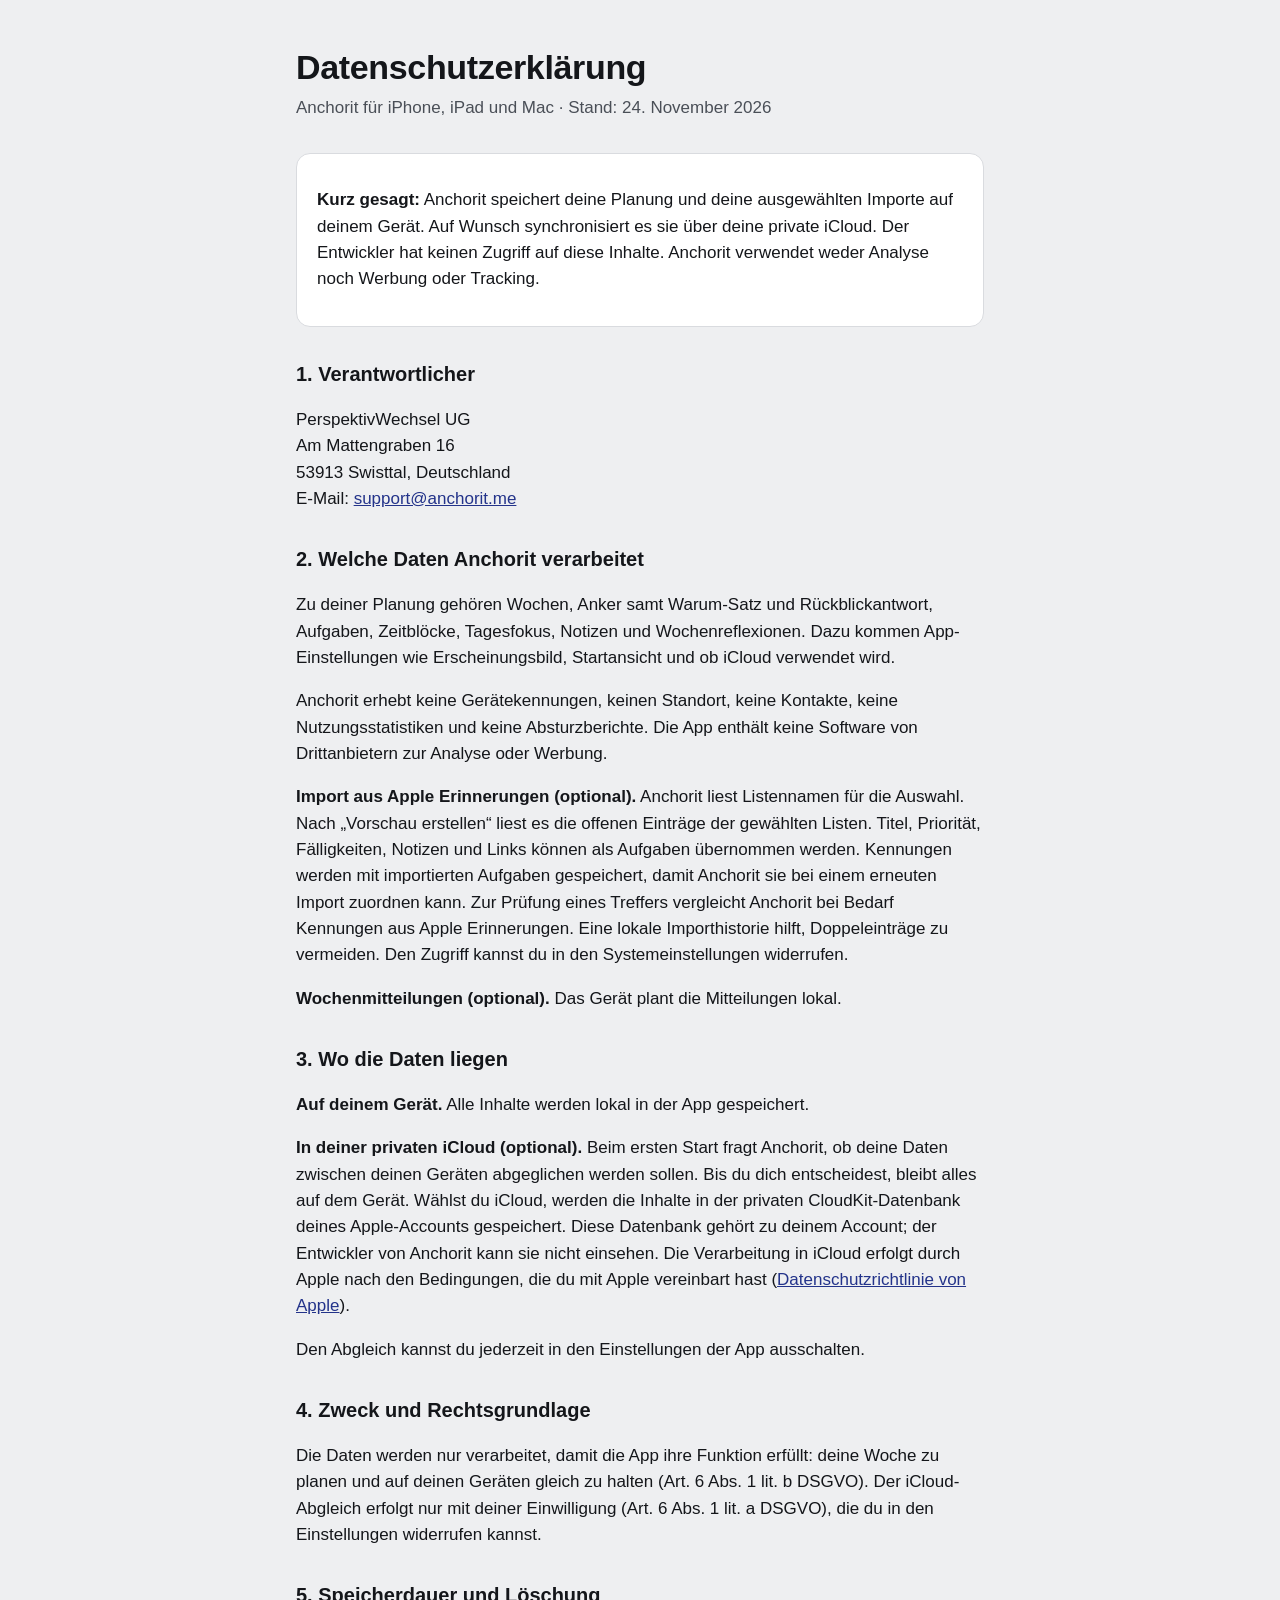
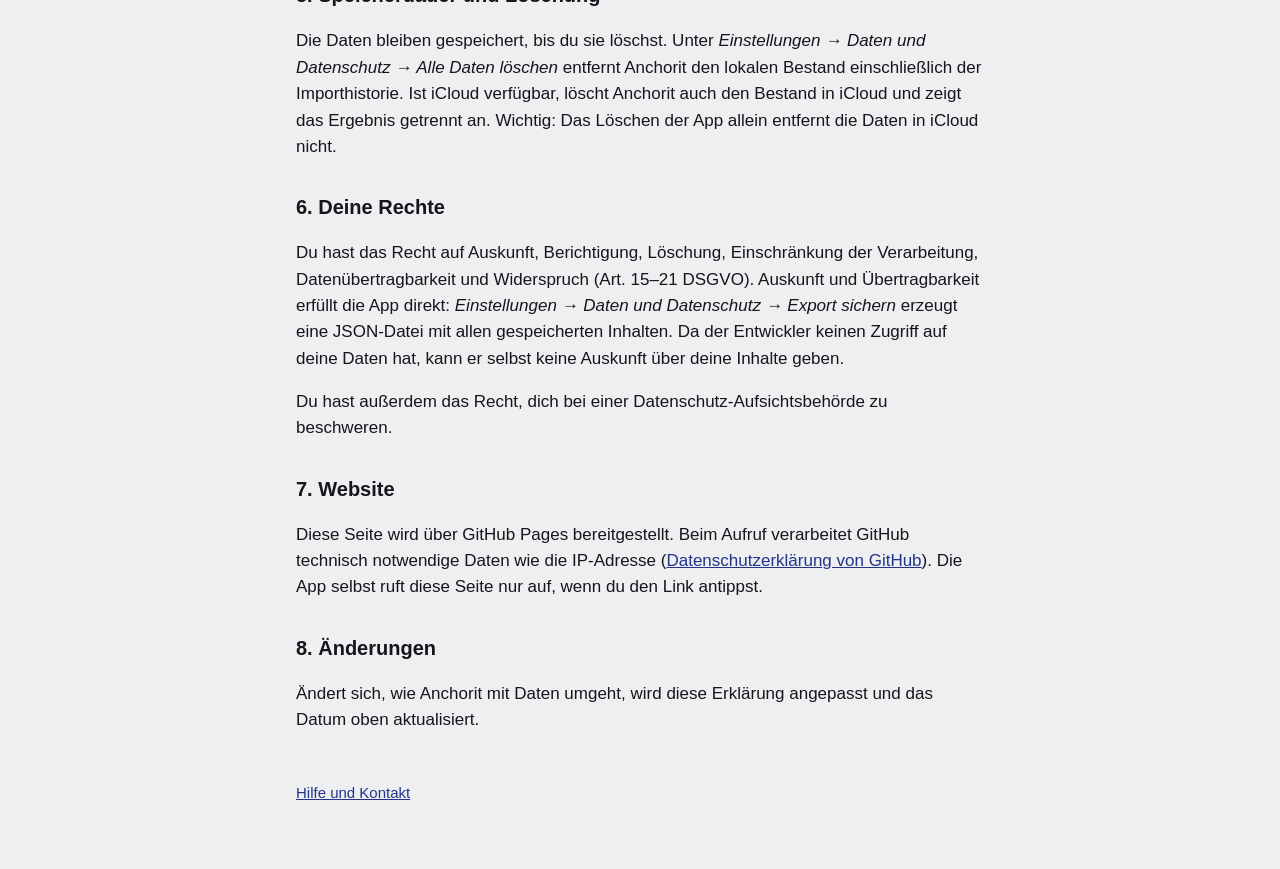
<file: docs/datenschutz.html>
<!doctype html>
<html lang="de">
<head>
<meta charset="utf-8">
<meta name="viewport" content="width=device-width, initial-scale=1">
<title>Anchorit · Datenschutzerklärung</title>
<link rel="stylesheet" href="style.css">
</head>
<body>
<main>
<h1>Datenschutzerklärung</h1>
<p class="meta">Anchorit für iPhone, iPad und Mac · Stand: 24. November 2026</p>

<div class="card">
<p><strong>Kurz gesagt:</strong> Anchorit speichert deine Planung und deine ausgewählten Importe auf deinem Gerät. Auf Wunsch synchronisiert es sie über deine private iCloud. Der Entwickler hat keinen Zugriff auf diese Inhalte. Anchorit verwendet weder Analyse noch Werbung oder Tracking.</p>
</div>

<h2>1. Verantwortlicher</h2>
<p>PerspektivWechsel UG<br>
Am Mattengraben 16<br>
53913 Swisttal, Deutschland<br>
E-Mail: <a href="mailto:support@anchorit.me">support@anchorit.me</a></p>

<h2>2. Welche Daten Anchorit verarbeitet</h2>
<p>Zu deiner Planung gehören Wochen, Anker samt Warum-Satz und Rückblickantwort, Aufgaben, Zeitblöcke, Tagesfokus, Notizen und Wochenreflexionen. Dazu kommen App-Einstellungen wie Erscheinungsbild, Startansicht und ob iCloud verwendet wird.</p>
<p>Anchorit erhebt keine Gerätekennungen, keinen Standort, keine Kontakte, keine Nutzungsstatistiken und keine Absturzberichte. Die App enthält keine Software von Drittanbietern zur Analyse oder Werbung.</p>

<p><strong>Import aus Apple Erinnerungen (optional).</strong> Anchorit liest Listennamen für die Auswahl. Nach „Vorschau erstellen“ liest es die offenen Einträge der gewählten Listen. Titel, Priorität, Fälligkeiten, Notizen und Links können als Aufgaben übernommen werden. Kennungen werden mit importierten Aufgaben gespeichert, damit Anchorit sie bei einem erneuten Import zuordnen kann. Zur Prüfung eines Treffers vergleicht Anchorit bei Bedarf Kennungen aus Apple Erinnerungen. Eine lokale Importhistorie hilft, Doppeleinträge zu vermeiden. Den Zugriff kannst du in den Systemeinstellungen widerrufen.</p>
<p><strong>Wochenmitteilungen (optional).</strong> Das Gerät plant die Mitteilungen lokal.</p>

<h2>3. Wo die Daten liegen</h2>
<p><strong>Auf deinem Gerät.</strong> Alle Inhalte werden lokal in der App gespeichert.</p>
<p><strong>In deiner privaten iCloud (optional).</strong> Beim ersten Start fragt Anchorit, ob deine Daten zwischen deinen Geräten abgeglichen werden sollen. Bis du dich entscheidest, bleibt alles auf dem Gerät. Wählst du iCloud, werden die Inhalte in der privaten CloudKit-Datenbank deines Apple-Accounts gespeichert. Diese Datenbank gehört zu deinem Account; der Entwickler von Anchorit kann sie nicht einsehen. Die Verarbeitung in iCloud erfolgt durch Apple nach den Bedingungen, die du mit Apple vereinbart hast (<a href="https://www.apple.com/de/legal/privacy/">Datenschutzrichtlinie von Apple</a>).</p>
<p>Den Abgleich kannst du jederzeit in den Einstellungen der App ausschalten.</p>

<h2>4. Zweck und Rechtsgrundlage</h2>
<p>Die Daten werden nur verarbeitet, damit die App ihre Funktion erfüllt: deine Woche zu planen und auf deinen Geräten gleich zu halten (Art. 6 Abs. 1 lit. b DSGVO). Der iCloud-Abgleich erfolgt nur mit deiner Einwilligung (Art. 6 Abs. 1 lit. a DSGVO), die du in den Einstellungen widerrufen kannst.</p>

<h2>5. Speicherdauer und Löschung</h2>
<p>Die Daten bleiben gespeichert, bis du sie löschst. Unter <em>Einstellungen → Daten und Datenschutz → Alle Daten löschen</em> entfernt Anchorit den lokalen Bestand einschließlich der Importhistorie. Ist iCloud verfügbar, löscht Anchorit auch den Bestand in iCloud und zeigt das Ergebnis getrennt an. Wichtig: Das Löschen der App allein entfernt die Daten in iCloud nicht.</p>

<h2>6. Deine Rechte</h2>
<p>Du hast das Recht auf Auskunft, Berichtigung, Löschung, Einschränkung der Verarbeitung, Datenübertragbarkeit und Widerspruch (Art. 15–21 DSGVO). Auskunft und Übertragbarkeit erfüllt die App direkt: <em>Einstellungen → Daten und Datenschutz → Export sichern</em> erzeugt eine JSON-Datei mit allen gespeicherten Inhalten. Da der Entwickler keinen Zugriff auf deine Daten hat, kann er selbst keine Auskunft über deine Inhalte geben.</p>
<p>Du hast außerdem das Recht, dich bei einer Datenschutz-Aufsichtsbehörde zu beschweren.</p>

<h2>7. Website</h2>
<p>Diese Seite wird über GitHub Pages bereitgestellt. Beim Aufruf verarbeitet GitHub technisch notwendige Daten wie die IP-Adresse (<a href="https://docs.github.com/de/site-policy/privacy-policies/github-general-privacy-statement">Datenschutzerklärung von GitHub</a>). Die App selbst ruft diese Seite nur auf, wenn du den Link antippst.</p>

<h2>8. Änderungen</h2>
<p>Ändert sich, wie Anchorit mit Daten umgeht, wird diese Erklärung angepasst und das Datum oben aktualisiert.</p>

<footer><a href="support.html">Hilfe und Kontakt</a></footer>
</main>
</body>
</html>
</file>
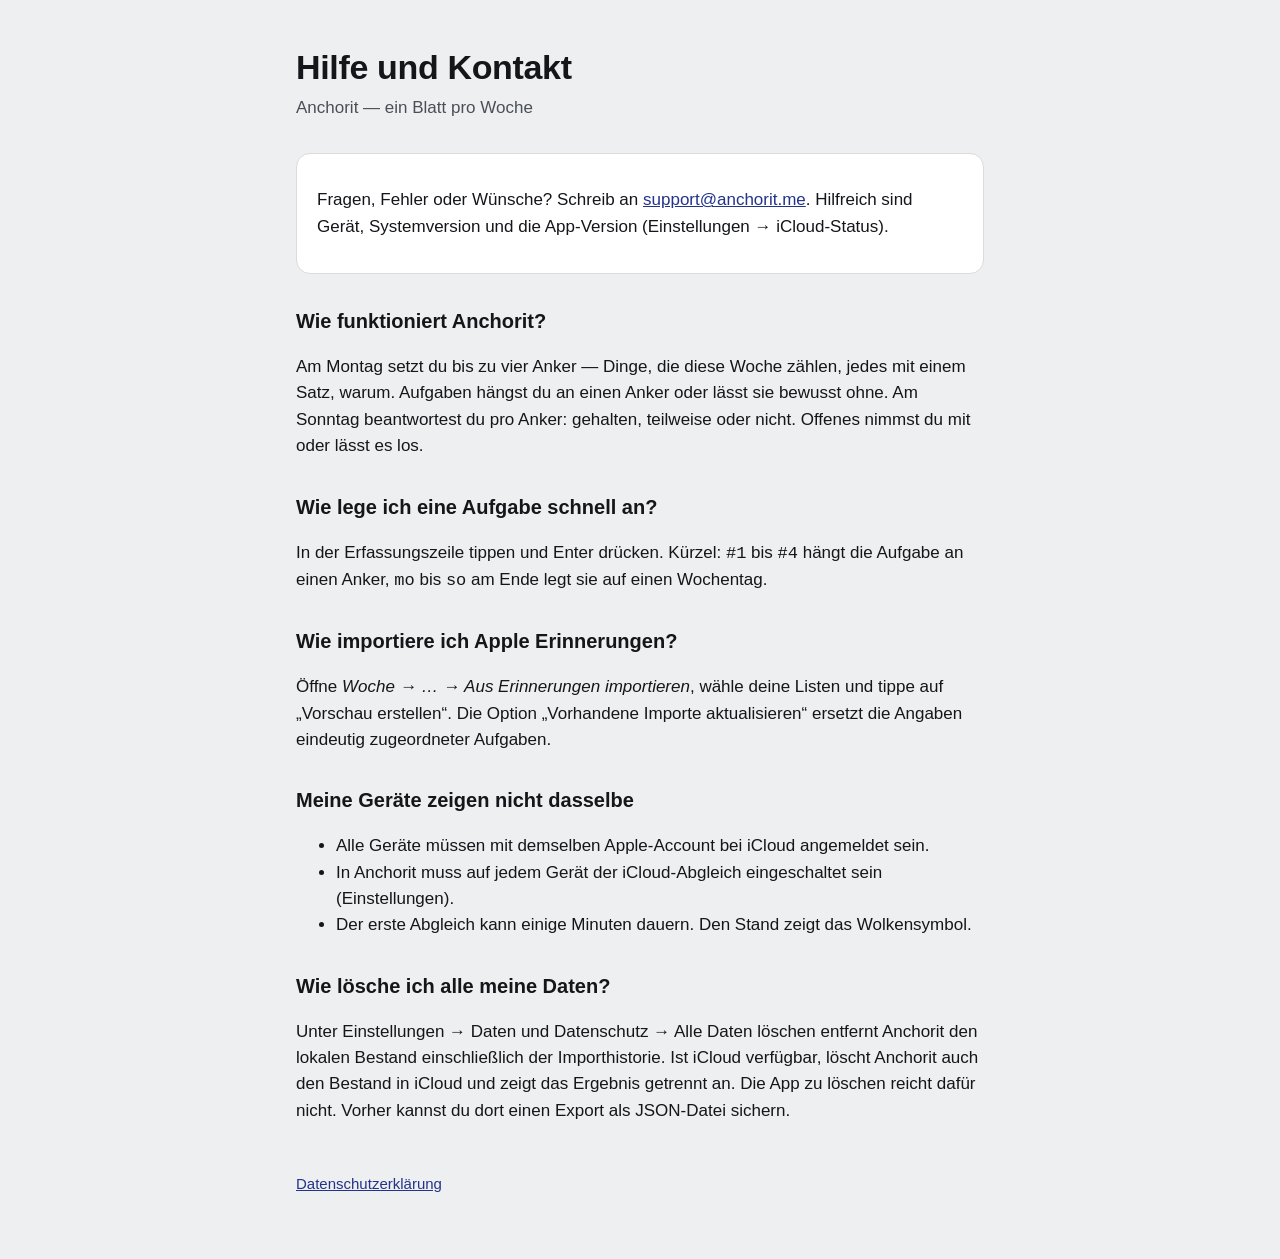
<file: docs/support.html>
<!doctype html>
<html lang="de">
<head>
<meta charset="utf-8">
<meta name="viewport" content="width=device-width, initial-scale=1">
<title>Anchorit · Hilfe und Kontakt</title>
<link rel="stylesheet" href="style.css">
</head>
<body>
<main>
<h1>Hilfe und Kontakt</h1>
<p class="meta">Anchorit — ein Blatt pro Woche</p>

<div class="card">
<p>Fragen, Fehler oder Wünsche? Schreib an <a href="mailto:support@anchorit.me">support@anchorit.me</a>. Hilfreich sind Gerät, Systemversion und die App-Version (Einstellungen → iCloud-Status).</p>
</div>

<h2>Wie funktioniert Anchorit?</h2>
<p>Am Montag setzt du bis zu vier Anker — Dinge, die diese Woche zählen, jedes mit einem Satz, warum. Aufgaben hängst du an einen Anker oder lässt sie bewusst ohne. Am Sonntag beantwortest du pro Anker: gehalten, teilweise oder nicht. Offenes nimmst du mit oder lässt es los.</p>

<h2>Wie lege ich eine Aufgabe schnell an?</h2>
<p>In der Erfassungszeile tippen und Enter drücken. Kürzel: <code>#1</code> bis <code>#4</code> hängt die Aufgabe an einen Anker, <code>mo</code> bis <code>so</code> am Ende legt sie auf einen Wochentag.</p>

<h2>Wie importiere ich Apple Erinnerungen?</h2>
<p>Öffne <em>Woche → … → Aus Erinnerungen importieren</em>, wähle deine Listen und tippe auf „Vorschau erstellen“. Die Option „Vorhandene Importe aktualisieren“ ersetzt die Angaben eindeutig zugeordneter Aufgaben.</p>

<h2>Meine Geräte zeigen nicht dasselbe</h2>
<ul>
<li>Alle Geräte müssen mit demselben Apple-Account bei iCloud angemeldet sein.</li>
<li>In Anchorit muss auf jedem Gerät der iCloud-Abgleich eingeschaltet sein (Einstellungen).</li>
<li>Der erste Abgleich kann einige Minuten dauern. Den Stand zeigt das Wolkensymbol.</li>
</ul>

<h2>Wie lösche ich alle meine Daten?</h2>
<p>Unter Einstellungen → Daten und Datenschutz → Alle Daten löschen entfernt Anchorit den lokalen Bestand einschließlich der Importhistorie. Ist iCloud verfügbar, löscht Anchorit auch den Bestand in iCloud und zeigt das Ergebnis getrennt an. Die App zu löschen reicht dafür nicht. Vorher kannst du dort einen Export als JSON-Datei sichern.</p>

<footer><a href="datenschutz.html">Datenschutzerklärung</a></footer>
</main>
</body>
</html>
</file>
<file: docs/style.css>
:root { --ground:#EEEFF1; --card:#FFFFFF; --ink:#14161A; --ink2:#4A4F57; --line:#D9DBDF; --accent:#23338A; }
@media (prefers-color-scheme: dark) { :root { --ground:#111317; --card:#1A1D22; --ink:#ECEDEF; --ink2:#A9AEB6; --line:#2B2F36; --accent:#A9B4FF; } }
* { box-sizing: border-box; }
body { margin:0; background:var(--ground); color:var(--ink); font:17px/1.55 -apple-system, BlinkMacSystemFont, "SF Pro Text", "Helvetica Neue", sans-serif; }
main { max-width: 720px; margin: 0 auto; padding: 48px 16px 64px; }
h1 { font-size: 34px; line-height:1.15; margin: 0 0 8px; letter-spacing:-0.01em; }
h2 { font-size: 20px; margin: 32px 0 8px; }
p, li { color: var(--ink); }
.meta { color: var(--ink2); margin: 0 0 32px; }
.card { background: var(--card); border: 0.5px solid var(--line); border-radius: 14px; padding: 16px 20px; margin: 16px 0; }
a { color: var(--accent); }
.todo { background: #FFF4CC; color:#14161A; padding: 0 4px; border-radius: 4px; }
footer { margin-top: 48px; color: var(--ink2); font-size: 15px; }
</file>
